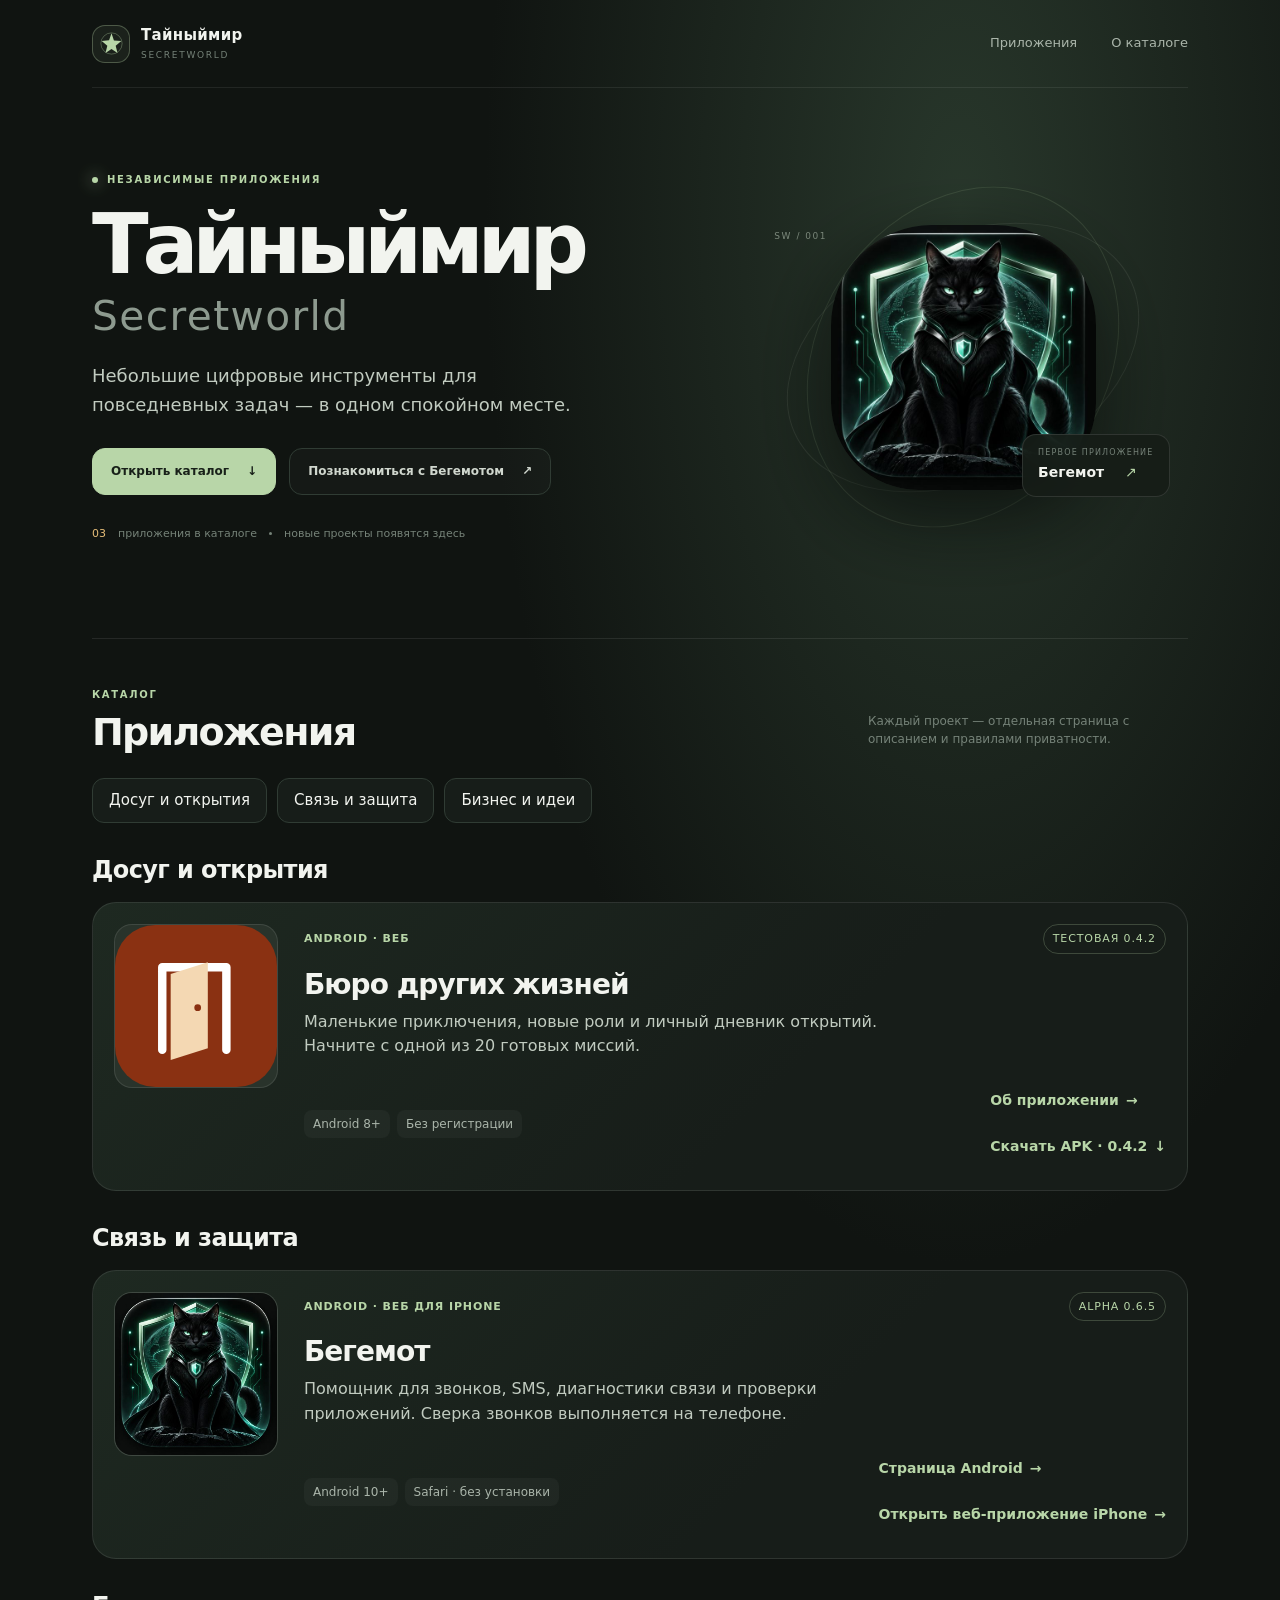
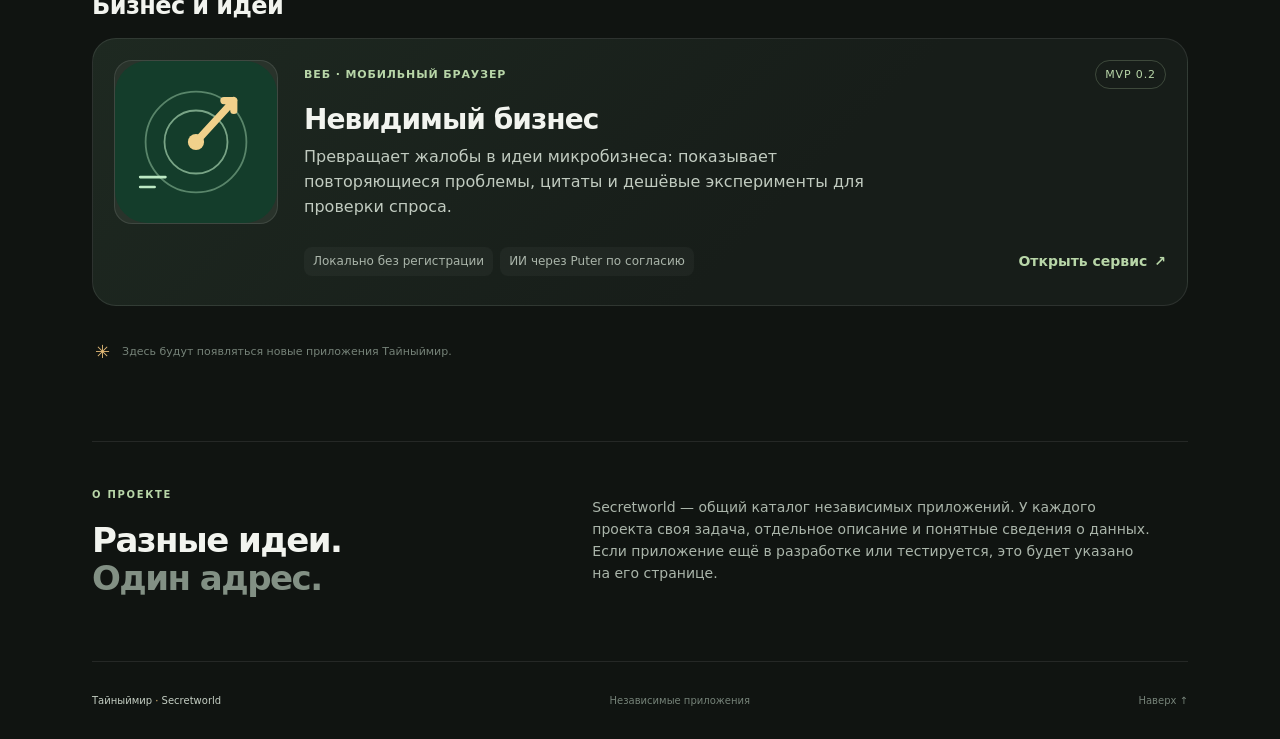
<file: index.html>
<!doctype html>
<html lang="ru">
<head>
  <meta charset="utf-8">
  <meta name="viewport" content="width=device-width, initial-scale=1">
  <meta name="theme-color" content="#101411">
  <meta name="description" content="Тайныймир · Secretworld — независимый каталог приложений. Бегемот для связи и защиты, Бюро других жизней для открытий и Невидимый бизнес для исследования возможностей.">
  <link rel="icon" type="image/svg+xml" href="favicon.svg" sizes="any">
  <title>Тайныймир · Secretworld — приложения</title>
  <link rel="stylesheet" href="style.css?v=20261006">
</head>
<body>
  <div id="top" class="site-shell">
    <header class="site-header">
      <a class="brand" href="./" aria-label="Тайныймир — на главную">
        <span class="brand-mark" aria-hidden="true"><svg viewBox="0 0 40 40"><path d="M20 3.5 23.9 15l11.8 1-9 7.6 2.9 11.5L20 28.7 10.4 35l2.9-11.5-9-7.6 11.8-1L20 3.5Z"/><circle cx="20" cy="20" r="17"/></svg></span>
        <span><strong>Тайныймир</strong><small>SECRETWORLD</small></span>
      </a>
      <nav class="site-nav" aria-label="Главная навигация">
        <a href="#apps">Приложения</a>
        <a href="#about">О каталоге</a>
      </nav>
    </header>

    <main class="catalog-page">
      <section class="hero-grid">
        <div class="hero-copy">
          <p class="eyebrow"><span class="eyebrow-dot"></span> Независимые приложения</p>
          <h1>Тайныймир<span>Secretworld</span></h1>
          <p class="hero-lead">Небольшие цифровые инструменты для повседневных задач — в одном спокойном месте.</p>
          <div class="hero-actions">
            <a class="button button-primary" href="#apps">Открыть каталог <span aria-hidden="true">↓</span></a>
            <a class="button button-quiet" href="apps/begemot/">Познакомиться с Бегемотом <span aria-hidden="true">↗</span></a>
          </div>
          <p class="hero-note"><span>03</span> приложения в каталоге <i aria-hidden="true"></i> новые проекты появятся здесь</p>
        </div>
        <a class="hero-art" href="apps/begemot/" aria-label="Открыть страницу Бегемота">
          <div class="art-orbit orbit-one"></div><div class="art-orbit orbit-two"></div>
          <img src="apps/begemot/brand.jpg" alt="Иллюстрация Бегемота">
          <span class="art-label"><small>ПЕРВОЕ ПРИЛОЖЕНИЕ</small><strong>Бегемот <b>↗</b></strong></span>
          <span class="art-index">SW / 001</span>
        </a>
      </section>

      <section id="apps" class="catalog-section">
        <div class="section-heading">
          <div><p class="eyebrow">КАТАЛОГ</p><h2>Приложения</h2></div>
          <p>Каждый проект — отдельная страница с описанием и правилами приватности.</p>
        </div>
        <nav class="catalog-categories" aria-label="Категории приложений">
          <a href="#leisure">Досуг и открытия</a>
          <a href="#connection">Связь и защита</a>
          <a href="#business">Бизнес и идеи</a>
        </nav>

        <section id="leisure" class="catalog-group" aria-labelledby="leisure-title">
          <h3 id="leisure-title">Досуг и открытия</h3>
          <article class="app-card">
            <a class="app-icon" href="apps/bureau-other-lives/" aria-label="Страница приложения Бюро других жизней"><img src="apps/bureau-other-lives/icon.svg" alt=""></a>
            <div class="app-card-copy">
              <div class="app-card-top"><span class="app-category">ANDROID · ВЕБ</span><span class="status-pill">ТЕСТОВАЯ 0.4.2</span></div>
              <h4><a href="apps/bureau-other-lives/">Бюро других жизней</a></h4>
              <p>Маленькие приключения, новые роли и личный дневник открытий. Начните с одной из 20 готовых миссий.</p>
              <div class="app-card-bottom">
                <div class="tag-list"><span>Android 8+</span><span>Без регистрации</span></div>
                <div class="catalog-app-links">
                  <a class="text-link" href="apps/bureau-other-lives/">Об приложении <span aria-hidden="true">→</span></a>
                  <a class="text-link" href="https://github.com/Tamagochigit/bureau-other-lives/raw/refs/heads/main/downloads/bureau-0.4.2.apk">Скачать APK · 0.4.2 <span aria-hidden="true">↓</span></a>
                </div>
              </div>
            </div>
          </article>
        </section>

        <section id="connection" class="catalog-group" aria-labelledby="connection-title">
          <h3 id="connection-title">Связь и защита</h3>
          <article class="app-card">
            <a class="app-icon" href="apps/begemot/" aria-label="Страница приложения Бегемот"><img src="apps/begemot/brand.jpg" alt=""></a>
            <div class="app-card-copy">
              <div class="app-card-top"><span class="app-category">ANDROID · ВЕБ ДЛЯ IPHONE</span><span class="status-pill">ALPHA 0.6.5</span></div>
              <h4><a href="apps/begemot/">Бегемот</a></h4>
              <p>Помощник для звонков, SMS, диагностики связи и проверки приложений. Сверка звонков выполняется на телефоне.</p>
              <div class="app-card-bottom"><div class="tag-list"><span>Android 10+</span><span>Safari · без установки</span></div><div class="catalog-app-links"><a class="text-link" href="apps/begemot/">Страница Android <span aria-hidden="true">→</span></a><a class="text-link" href="apps/begemot/iphone/">Открыть веб-приложение iPhone <span aria-hidden="true">→</span></a></div></div>
            </div>
          </article>
        </section>

        <section id="business" class="catalog-group" aria-labelledby="business-title">
          <h3 id="business-title">Бизнес и идеи</h3>
          <article class="app-card">
            <a class="app-icon" href="apps/invisible-business/" aria-label="Открыть Невидимый бизнес"><img src="apps/invisible-business/icon.svg" alt=""></a>
            <div class="app-card-copy">
              <div class="app-card-top"><span class="app-category">ВЕБ · МОБИЛЬНЫЙ БРАУЗЕР</span><span class="status-pill">MVP 0.2</span></div>
              <h4><a href="apps/invisible-business/">Невидимый бизнес</a></h4>
              <p>Превращает жалобы в идеи микробизнеса: показывает повторяющиеся проблемы, цитаты и дешёвые эксперименты для проверки спроса.</p>
              <div class="app-card-bottom">
                <div class="tag-list"><span>Локально без регистрации</span><span>ИИ через Puter по согласию</span></div>
                <div class="catalog-app-links"><a class="text-link" href="apps/invisible-business/">Открыть сервис <span aria-hidden="true">↗</span></a></div>
              </div>
            </div>
          </article>
        </section>
        <div class="catalog-foot"><span class="catalog-mark" aria-hidden="true">✳</span><p>Здесь будут появляться новые приложения Тайныймир.</p></div>
      </section>

      <section id="about" class="about-section">
        <div><p class="eyebrow">О ПРОЕКТЕ</p><h2>Разные идеи.<br><span>Один адрес.</span></h2></div>
        <p>Secretworld — общий каталог независимых приложений. У каждого проекта своя задача, отдельное описание и понятные сведения о данных. Если приложение ещё в разработке или тестируется, это будет указано на его странице.</p>
      </section>
    </main>

    <footer class="site-footer"><a class="footer-brand" href="./">Тайныймир <span>·</span> Secretworld</a><span>Независимые приложения</span><a href="#top">Наверх ↑</a></footer>
  </div>
</body>
</html>
</file>
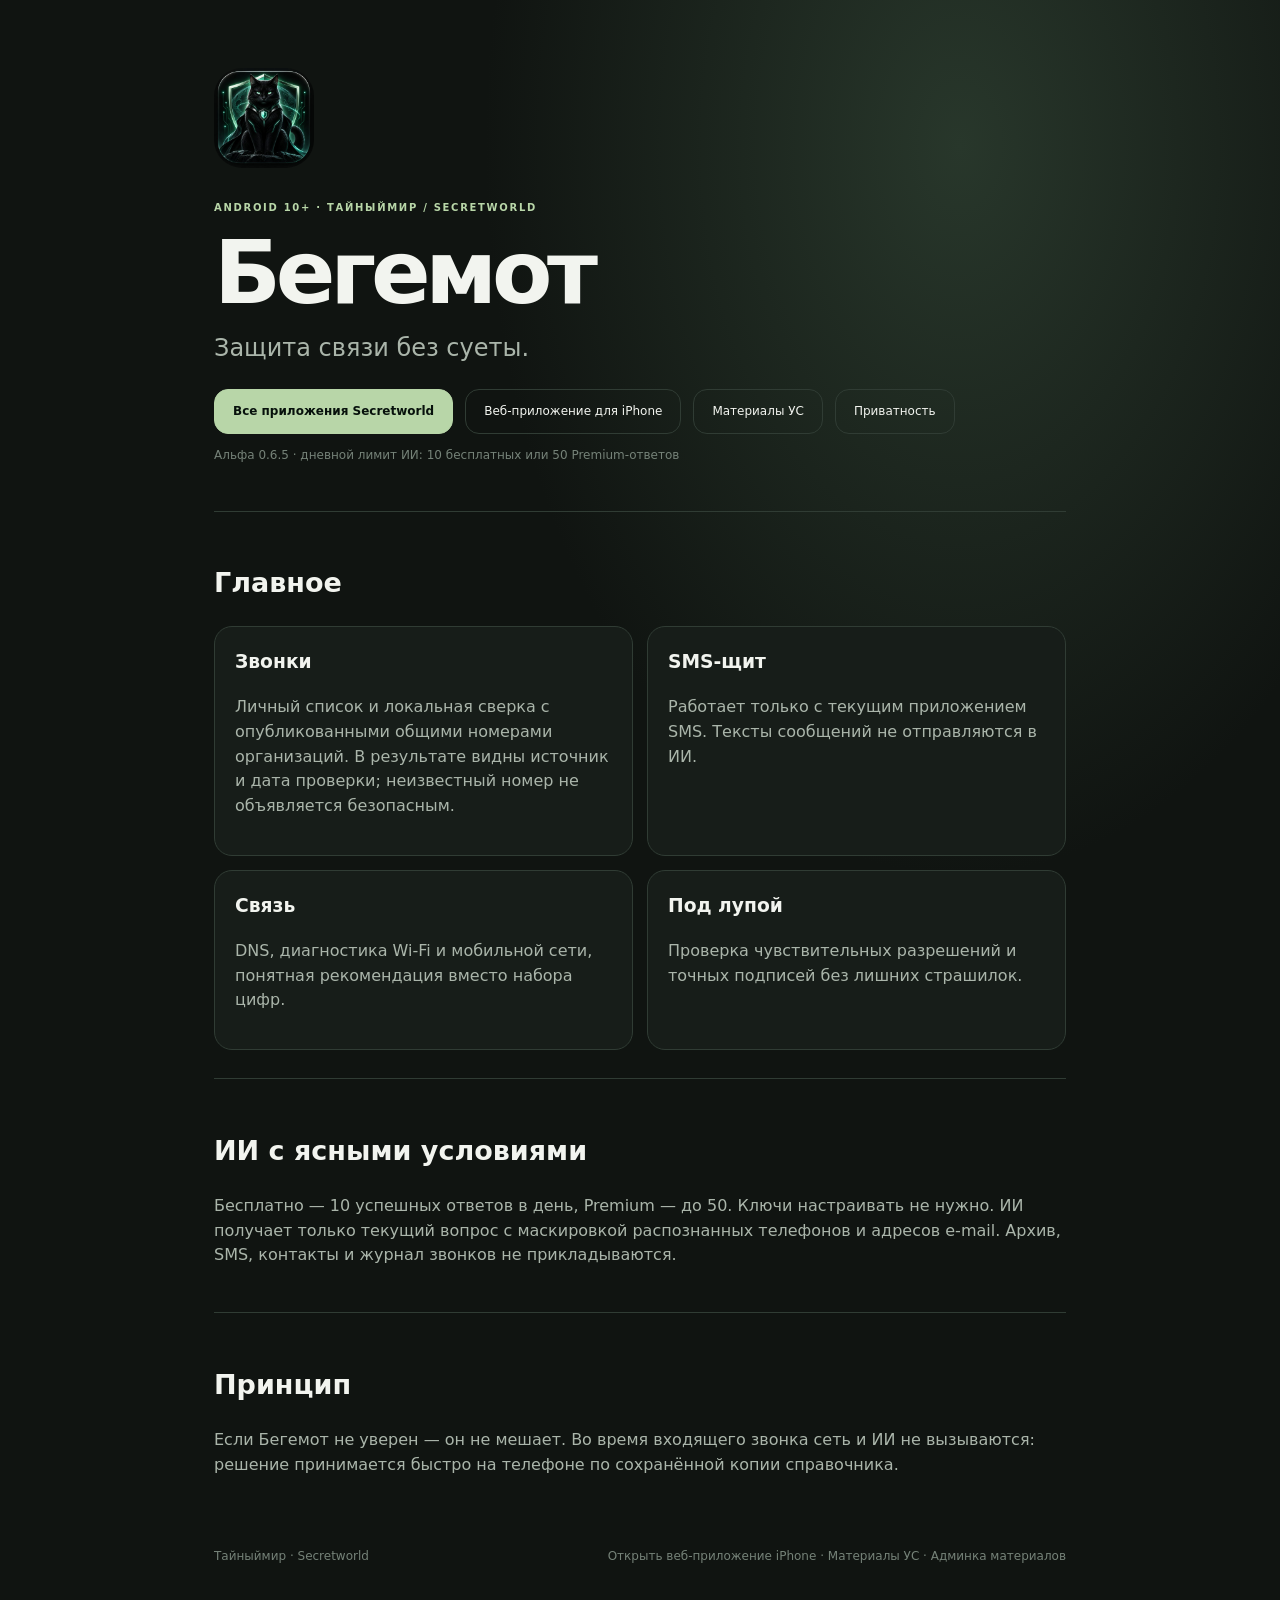
<file: apps/begemot/index.html>
<!doctype html>
<html lang="ru">
<head>
<meta charset="utf-8"><meta name="viewport" content="width=device-width,initial-scale=1">
<meta name="theme-color" content="#0b1712">
<title>Бегемот — Тайныймир · Secretworld</title>
<meta name="description" content="Бегемот для Android: защита связи, проверка сообщений и приложения на телефоне.">
<link rel="icon" type="image/svg+xml" href="../../favicon.svg" sizes="any">
<link rel="stylesheet" href="../../style.css">
</head>
<body>
<main>
<header class="hero">
<img src="brand.jpg" alt="Бегемот" width="112" height="112">
<p class="eyebrow">ANDROID 10+ · ТАЙНЫЙМИР / SECRETWORLD</p>
<h1>Бегемот</h1>
<p class="lead">Защита связи без суеты.</p>
<div class="actions"><a class="primary" href="../../">Все приложения Secretworld</a><a href="iphone/">Веб-приложение для iPhone</a><a href="us/">Материалы УС</a><a href="privacy.html">Приватность</a></div>
<p class="meta">Альфа 0.6.5 · дневной лимит ИИ: 10 бесплатных или 50 Premium-ответов</p>
</header>
<section id="inside"><h2>Главное</h2>
<div class="grid">
<article><h3>Звонки</h3><p>Личный список и локальная сверка с опубликованными общими номерами организаций. В результате видны источник и дата проверки; неизвестный номер не объявляется безопасным.</p></article>
<article><h3>SMS-щит</h3><p>Работает только с текущим приложением SMS. Тексты сообщений не отправляются в ИИ.</p></article>
<article><h3>Связь</h3><p>DNS, диагностика Wi-Fi и мобильной сети, понятная рекомендация вместо набора цифр.</p></article>
<article><h3>Под лупой</h3><p>Проверка чувствительных разрешений и точных подписей без лишних страшилок.</p></article>
</div></section>
<section><h2>ИИ с ясными условиями</h2><p>Бесплатно — 10 успешных ответов в день, Premium — до 50. Ключи настраивать не нужно. ИИ получает только текущий вопрос с маскировкой распознанных телефонов и адресов e-mail. Архив, SMS, контакты и журнал звонков не прикладываются.</p></section>
<section><h2>Принцип</h2><p>Если Бегемот не уверен — он не мешает. Во время входящего звонка сеть и ИИ не вызываются: решение принимается быстро на телефоне по сохранённой копии справочника.</p></section>
<footer><a href="../../">Тайныймир · Secretworld</a><span><a href="iphone/">Открыть веб-приложение iPhone</a> · <a href="us/">Материалы УС</a> · <a href="admin/">Админка материалов</a></span></footer>
</main>
</body></html>
</file>
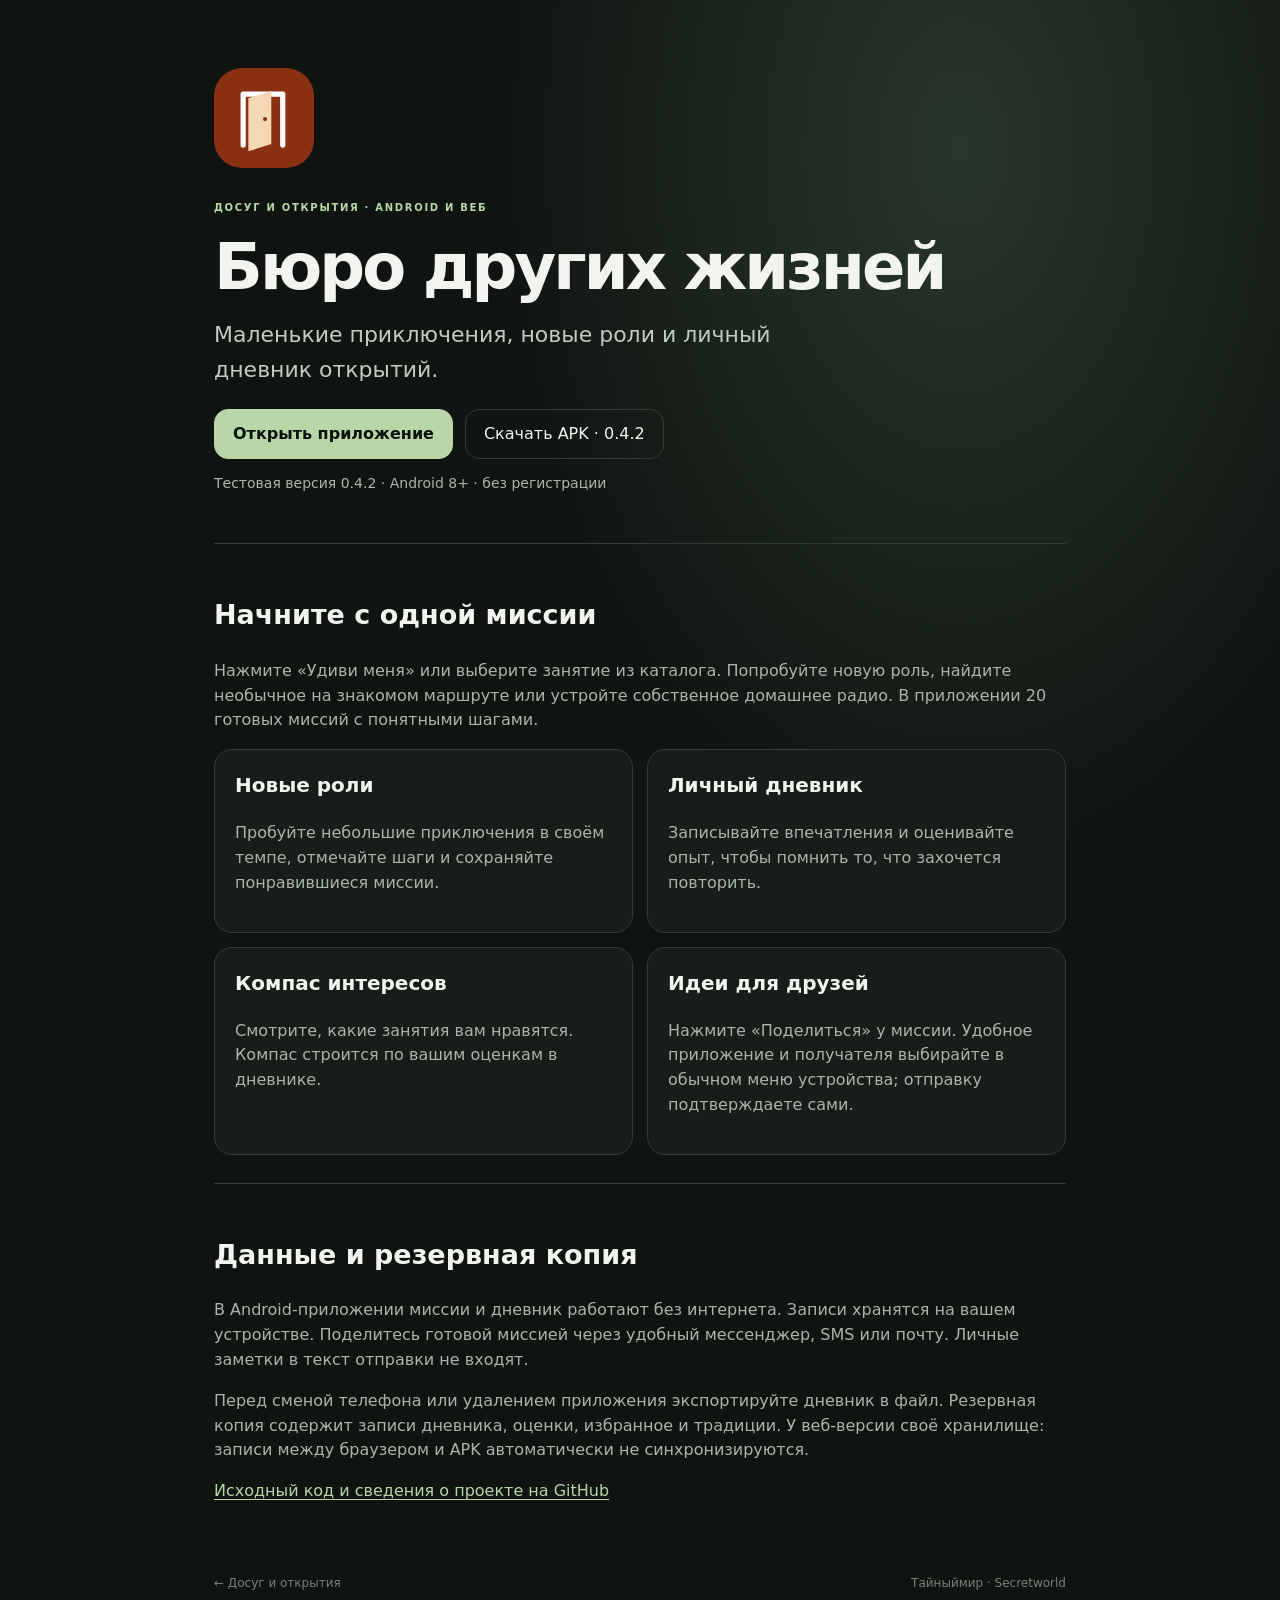
<file: apps/bureau-other-lives/index.html>
<!doctype html>
<html lang="ru">
<head>
  <meta charset="utf-8">
  <meta name="viewport" content="width=device-width, initial-scale=1">
  <meta name="theme-color" content="#101411">
  <meta name="description" content="Бюро других жизней — маленькие приключения, новые роли и личный дневник открытий. 20 готовых миссий для Android и браузера.">
  <link rel="icon" type="image/svg+xml" href="../../favicon.svg" sizes="any">
  <link rel="stylesheet" href="../../style.css?v=20261006">
  <title>Бюро других жизней — Тайныймир · Secretworld</title>
</head>
<body>
  <main class="bureau-page">
    <header class="hero">
      <img src="icon.svg" alt="Иконка Бюро других жизней" width="100" height="100">
      <p class="eyebrow">Досуг и открытия · Android и веб</p>
      <h1>Бюро других жизней</h1>
      <p class="lead">Маленькие приключения, новые роли и личный дневник открытий.</p>
      <div class="actions">
        <a class="primary" href="https://tamagochigit.github.io/bureau-other-lives/#home">Открыть приложение</a>
        <a href="https://github.com/Tamagochigit/bureau-other-lives/raw/refs/heads/main/downloads/bureau-0.4.2.apk">Скачать APK · 0.4.2</a>
      </div>
      <p class="meta">Тестовая версия 0.4.2 · Android 8+ · без регистрации</p>
    </header>

    <section aria-labelledby="missions-title">
      <h2 id="missions-title">Начните с одной миссии</h2>
      <p>Нажмите «Удиви меня» или выберите занятие из каталога. Попробуйте новую роль, найдите необычное на знакомом маршруте или устройте собственное домашнее радио. В приложении 20 готовых миссий с понятными шагами.</p>
      <div class="grid">
        <article><h3>Новые роли</h3><p>Пробуйте небольшие приключения в своём темпе, отмечайте шаги и сохраняйте понравившиеся миссии.</p></article>
        <article><h3>Личный дневник</h3><p>Записывайте впечатления и оценивайте опыт, чтобы помнить то, что захочется повторить.</p></article>
        <article><h3>Компас интересов</h3><p>Смотрите, какие занятия вам нравятся. Компас строится по вашим оценкам в дневнике.</p></article>
        <article><h3>Идеи для друзей</h3><p>Нажмите «Поделиться» у миссии. Удобное приложение и получателя выбирайте в обычном меню устройства; отправку подтверждаете сами.</p></article>
      </div>
    </section>

    <section id="data" aria-labelledby="data-title">
      <h2 id="data-title">Данные и резервная копия</h2>
      <p>В Android-приложении миссии и дневник работают без интернета. Записи хранятся на вашем устройстве. Поделитесь готовой миссией через удобный мессенджер, SMS или почту. Личные заметки в текст отправки не входят.</p>
      <p>Перед сменой телефона или удалением приложения экспортируйте дневник в файл. Резервная копия содержит записи дневника, оценки, избранное и традиции. У веб-версии своё хранилище: записи между браузером и APK автоматически не синхронизируются.</p>
      <p><a href="https://github.com/Tamagochigit/bureau-other-lives">Исходный код и сведения о проекте на GitHub</a></p>
    </section>

    <footer>
      <a href="../../#leisure">← Досуг и открытия</a>
      <span>Тайныймир · Secretworld</span>
    </footer>
  </main>
</body>
</html>
</file>
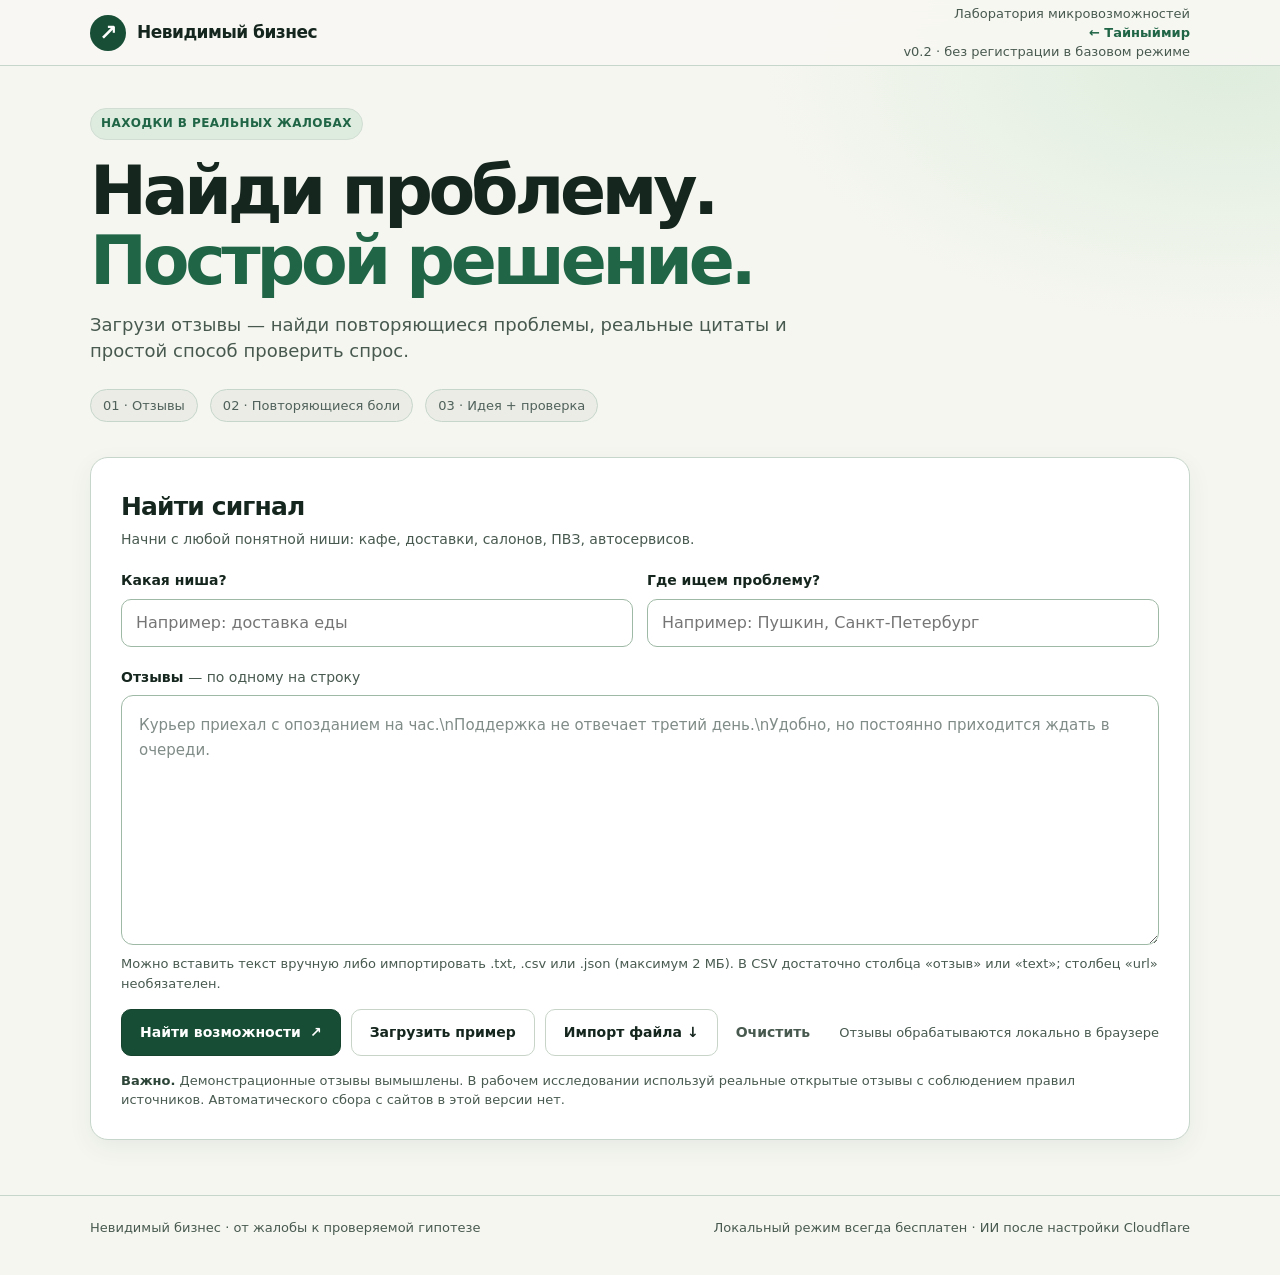
<file: apps/invisible-business/index.html>
<!doctype html>
<html lang="ru">
<head>
<meta charset="utf-8">
<meta name="viewport" content="width=device-width,initial-scale=1">
<meta name="theme-color" content="#f8f7f3">
<meta name="description" content="Бесплатный сервис поиска микробизнес-идей в отзывах."><link rel="icon" href="../../favicon.svg" type="image/svg+xml"><title>Невидимый бизнес — лаборатория возможностей</title>
<style>
:root { --paper:#f8f7f3; --surface:#fffefa; --ink:#182321; --muted:#52615c; --border:#d8ded6; --mint:#dfefe3; --dark:#123a30; --accent:#245c48; --highlight:#edf2e7; --yellow:#e9b75f; --red:#9c3b30; color-scheme: light; }
*{box-sizing:border-box}html{scroll-behavior:smooth}body{margin:0;background:var(--paper);font-family:Inter,system-ui,-apple-system,"Segoe UI",Arial,sans-serif;color:var(--ink);font-size:16px;line-height:1.48}button,input,textarea{font:inherit}button{cursor:pointer}button:disabled{cursor:not-allowed;opacity:.55}.container{width:min(1100px,calc(100% - 36px));margin:auto}.topbar{border-bottom:1px solid var(--border);background:rgba(248,247,243,.95)}.topbar .container{display:flex;align-items:center;justify-content:space-between;min-height:70px;gap:18px}.brand{font-size:17px;font-weight:800;letter-spacing:-.03em;display:flex;align-items:center;gap:11px}.brandmark{display:grid;place-items:center;width:36px;height:36px;background:var(--dark);color:white;border-radius:10px;font-size:22px;line-height:1}.topright{font-size:13px;color:var(--muted);text-align:right}.eyebrow{display:inline-block;padding:6px 10px;border:1px solid #d1ddd2;border-radius:100px;color:var(--accent);background:var(--mint);font-size:12px;font-weight:750;letter-spacing:.035em;text-transform:uppercase}.hero{padding:55px 0 32px}.hero h1{font-weight:820;max-width:900px;margin:16px 0 16px;font-size:clamp(40px,6.7vw,72px);line-height:1.03;letter-spacing:-.062em}.hero h1 em{font-style:normal;color:var(--accent)}.hero p{max-width:700px;color:var(--muted);font-size:clamp(17px,2vw,20px);margin:0}.stepbar{display:flex;flex-wrap:wrap;gap:12px;margin-top:24px;color:#50615b;font-size:13px}.stepbar span{padding:6px 12px;background:#eaece5;border:1px solid var(--border);border-radius:100px}.panel{background:var(--surface);border:1px solid var(--border);box-shadow:0 8px 24px rgba(20,46,36,.025);border-radius:18px;padding:clamp(18px,3vw,30px)}.panel + .panel{margin-top:18px}.workspace{margin:8px 0 55px}.sectiontitle{margin:0;font-size:25px;font-weight:780;letter-spacing:-.035em}.sub{color:var(--muted);font-size:14px;margin:4px 0 19px}.two{display:grid;grid-template-columns:1fr 1fr;gap:14px;margin:20px 0}.field label{display:block;margin-bottom:8px;font-size:14px;font-weight:750}.field input{width:100%;border:1px solid var(--border);border-radius:10px;min-height:48px;padding:11px 14px;background:#fff;color:var(--ink)}.field input:focus,.reviews:focus{outline:3px solid #c9dfce;outline-offset:1px;border-color:#759c7a}.reviews{width:100%;display:block;min-height:250px;resize:vertical;border:1px solid #b8c5b8;border-radius:12px;padding:17px;background:#fff;color:var(--ink);line-height:1.65;font-size:15px}.reviews::placeholder{color:#808c87}.caption{font-size:13px;color:var(--muted);margin-top:9px}.toolbar{display:flex;align-items:center;flex-wrap:wrap;gap:10px;margin:16px 0 0}.button{display:inline-flex;gap:9px;align-items:center;justify-content:center;padding:12px 18px;border:1px solid #c7d4c7;background:#fff;border-radius:10px;color:var(--ink);font-size:14px;font-weight:760;min-height:46px;transition:transform .1s,background .1s}.button:hover{background:#f2f5ed}.button:active{transform:translateY(1px)}.button.primary{background:var(--dark);color:white;border-color:var(--dark)}.button.primary:hover{background:#255444}.button.ghost{background:transparent;border:none;color:var(--muted);padding:8px}.file{display:none}.helper{font-size:13px;color:var(--muted);margin-left:auto}.error{margin-top:13px;padding:12px 14px;background:#fff1ed;border:1px solid #eac0b5;color:#832f26;border-radius:10px;font-size:14px}.hidden{display:none!important}.results{margin-top:28px}.resulthead{display:flex;align-items:flex-start;justify-content:space-between;gap:15px;flex-wrap:wrap;margin-bottom:17px}.resulthead h2{margin:0;font-size:32px;letter-spacing:-.04em}.resulthead p{margin:6px 0 0;font-size:14px;color:var(--muted)}.statgrid{display:grid;grid-template-columns:repeat(3,minmax(0,1fr));gap:12px;margin:0 0 18px}.stat{background:#e9ede6;border-radius:13px;padding:18px}.stat b{display:block;font-size:36px;letter-spacing:-.06em;line-height:1.1}.stat span{display:block;color:#52615c;font-size:12px;margin-top:5px}.resultlayout{display:grid;grid-template-columns:.94fr 1.5fr;gap:18px;align-items:start}.sticky{position:sticky;top:20px}.barrow{display:grid;grid-template-columns:1fr auto;gap:4px 8px;margin-bottom:20px;font-size:14px}.barrow:last-child{margin-bottom:0}.barrow b{font-weight:750}.barrow span{color:var(--muted);font-variant-numeric:tabular-nums}.barbg{grid-column:1/-1;height:8px;border-radius:100px;background:#e1e9df;overflow:hidden}.bar{height:100%;border-radius:100px;background:var(--accent)}.legend{margin:16px 0 0;color:var(--muted);font-size:12px}.idea{border:1px solid var(--border);background:var(--surface);border-radius:14px;padding:22px;margin-bottom:14px}.idea:last-child{margin-bottom:0}.idea-top{display:flex;align-items:center;gap:9px;flex-wrap:wrap}.pill{display:inline-block;padding:4px 9px;border:1px solid #c6d5c9;border-radius:100px;color:var(--accent);background:#e8f1e7;font-size:12px;font-weight:750}.pill.faint{background:#f0f1eb;border-color:#dadfd5;color:#54675c}.idea h3{font-size:22px;line-height:1.2;letter-spacing:-.035em;margin:14px 0 10px}.idea .desc{margin:0 0 12px;color:#40554c}.kv{display:grid;grid-template-columns:88px 1fr;gap:8px 12px;padding:8px 0;font-size:14px}.kv dt{font-weight:750;color:var(--muted)}.kv dd{margin:0}.evidence{margin-top:14px;border-top:1px solid var(--border);padding-top:12px}.evidence summary{cursor:pointer;font-weight:750;color:var(--accent);font-size:14px;user-select:none}.quotes{margin:11px 0 0;padding:0;list-style:none}.quotes li{margin:9px 0;padding:10px 12px;border-left:3px solid #b4cdb7;background:#f2f5ed;font-size:14px;color:#42564d;overflow-wrap:anywhere}.quotes a{color:var(--accent);display:inline-block;margin-top:5px}.note{background:#f0f2e9;border-left:3px solid #a6b998;border-radius:0 10px 10px 0;padding:12px 14px;margin:18px 0;color:#42564d;font-size:14px}.empty{padding:30px 20px;text-align:center;color:var(--muted)}.empty h3{color:var(--ink);margin:0 0 9px}.footer{border-top:1px solid var(--border);padding:22px 0 38px;color:var(--muted);font-size:13px}.smallcaps{font-size:11px;text-transform:uppercase;letter-spacing:.06em;font-weight:780;color:var(--accent)}.footflex{display:flex;justify-content:space-between;gap:18px;flex-wrap:wrap}.instructions{color:var(--muted);margin-top:15px;font-size:13px}.instructions strong{color:#2d4538}.sr-only{position:absolute!important;width:1px;height:1px;padding:0;margin:-1px;overflow:hidden;clip:rect(0,0,0,0);white-space:nowrap;border:0}@media(max-width:800px){.resultlayout{grid-template-columns:1fr}.sticky{position:static}.two{grid-template-columns:1fr}.hero{padding-top:38px}.hero h1{font-size:clamp(39px,9vw,62px)}.stat b{font-size:28px}.stat{padding:13px}.helper{margin-left:0;flex-basis:100%}}@media(max-width:480px){.statgrid{gap:8px}.stat span{font-size:11px}.stat b{font-size:25px}.panel{border-radius:13px}.idea{padding:17px}.topright{font-size:11px}.brand{font-size:15px}.hero h1{font-size:42px}.kv{grid-template-columns:78px 1fr}.button{font-size:13px;padding:11px 13px}}

/* v0.2 — лаборатория возможностей */
:root{--paper:#f5f6f0;--surface:#fff;--ink:#15261e;--muted:#485a50;--border:#c6d6ca;--mint:#deece0;--dark:#15432e;--accent:#206646}
body{background:radial-gradient(ellipse 620px 350px at 96% 5%,#deeddd,transparent 75%),var(--paper);-webkit-font-smoothing:antialiased}
.topbar{position:sticky;top:0;z-index:9;backdrop-filter:blur(12px)}.topbar .container{min-height:65px}.brandmark{border-radius:50%;background:#174e35}.topright a{color:#206646;font-weight:700;text-decoration:none}
.hero{padding:42px 0 27px}.hero h1{font-size:clamp(41px,6.1vw,68px);max-width:780px}.hero p{max-width:720px;font-size:18px}
.panel,.idea{box-shadow:0 8px 25px #163d2910}.field input,.reviews{border-color:#9eb9a5}
.field input:focus-visible,.reviews:focus-visible,button:focus-visible{outline:3px solid #9cccac;outline-offset:2px}
.button{font-size:14px}.button.primary{background:#164d34}.button.primary:hover{background:#236d4b}.stat{border:1px solid #d7e5d9;background:#ecf3eb}.results{scroll-margin-top:80px}
.ai-panel{border:1px solid #a4c6ab;background:linear-gradient(120deg,#f2faf1,#e8f3ea);border-radius:18px;padding:24px;margin:19px 0 22px}
.ai-head{display:flex;justify-content:space-between;gap:16px;align-items:flex-start}.ai-head h3{font-size:25px;letter-spacing:-.035em;margin:4px 0 7px}.ai-head p{font-size:14px;color:#435b4b;max-width:680px;margin:0}
.ai-model{border-radius:20px;padding:6px 10px;background:#cee6d4;color:#25543c;font-size:12px;white-space:nowrap;font-weight:700}
.ai-consent{display:flex;align-items:flex-start;gap:9px;margin:17px 0 10px;font-size:13px;color:#274637;cursor:pointer}.ai-consent input{width:18px;height:18px;flex-shrink:0;accent-color:#1b633e}
.ai-help{max-width:760px;margin:12px 0 0;font-size:12px;line-height:1.55;color:#536759}.ai-message{min-height:16px;margin-top:10px;color:#28563a;font-size:13px}.ai-message.fail{color:#9b3930}
.ai-out{border-top:1px solid #c1d7c8;margin-top:18px;padding-top:18px}.ai-out h4{margin:0 0 9px;font-size:23px}.ai-summary{font-size:15px;max-width:840px}
.ai-grid{display:grid;grid-template-columns:repeat(2,minmax(0,1fr));gap:12px}.ai-card{border:1px solid #c9d9cc;background:#fff;padding:18px;border-radius:14px;min-width:0}
.ai-card h5{margin:7px 0 10px;font-size:20px;line-height:1.2}.ai-card p{margin:7px 0;font-size:14px;line-height:1.55;color:#385144}.ai-card strong{color:#173c2a}.ai-card ul{padding-left:18px;font-size:13px}.ai-card li{margin:8px 0;color:#405749;overflow-wrap:anywhere}
.ai-note{font-size:12px;color:#57695c;margin:15px 0 0;line-height:1.6}.footer a{color:var(--accent);text-decoration:none}
@media(max-width:800px){.ai-grid{grid-template-columns:1fr}.ai-head{flex-direction:column;gap:9px}}@media(max-width:520px){.ai-panel{padding:16px}.ai-head h3{font-size:22px}.hero{padding-top:31px}.hero p{font-size:16px}.button{font-size:14px}}

.ai-field{margin-top:18px}.ai-field input{width:100%;max-width:700px;background:#fff;border:1px solid #aac2b0;padding:11px 13px;border-radius:11px;font-size:14px;color:#173a2b}.ai-help a{color:#176043;text-decoration:underline}.ai-model{background:#d5e6d8}
</style>
</head>
<body>
<header class="topbar"><div class="container"><div class="brand"><span class="brandmark" aria-hidden="true">↗</span> Невидимый бизнес</div><div class="topright">Лаборатория микровозможностей<br><a href="../../">← Тайныймир</a><br>v0.2 · без регистрации в базовом режиме</div></div></header>
<main class="container">
<section class="hero"><span class="eyebrow">Находки в реальных жалобах</span><h1>Найди проблему.<br><em>Построй решение.</em></h1><p>Загрузи отзывы — найди повторяющиеся проблемы, реальные цитаты и простой способ проверить спрос.</p><div class="stepbar"><span>01 · Отзывы</span><span>02 · Повторяющиеся боли</span><span>03 · Идея + проверка</span></div></section>
<section class="workspace">
<div class="panel"><h2 class="sectiontitle">Найти сигнал</h2><p class="sub">Начни с любой понятной ниши: кафе, доставки, салонов, ПВЗ, автосервисов.</p>
<div class="two"><div class="field"><label for="niche">Какая ниша?</label><input id="niche" placeholder="Например: доставка еды" maxlength="120" autocomplete="off"></div><div class="field"><label for="area">Где ищем проблему?</label><input id="area" placeholder="Например: Пушкин, Санкт-Петербург" maxlength="120" autocomplete="off"></div></div>
<div class="field"><label for="reviews">Отзывы <span style="color:var(--muted);font-weight:400">— по одному на строку</span></label><textarea class="reviews" id="reviews" placeholder="Курьер приехал с опозданием на час.\nПоддержка не отвечает третий день.\nУдобно, но постоянно приходится ждать в очереди." spellcheck="true"></textarea></div>
<div class="caption" id="importNote">Можно вставить текст вручную либо импортировать .txt, .csv или .json (максимум 2 МБ). В CSV достаточно столбца «отзыв» или «text»; столбец «url» необязателен.</div>
<div class="toolbar"><button class="button primary" id="analyze">Найти возможности <span aria-hidden="true">↗</span></button><button class="button" id="sample">Загрузить пример</button><button class="button" id="chooseFile">Импорт файла ↓</button><input class="file" type="file" id="file" accept=".txt,.csv,.json,text/plain,text/csv,application/json"><button class="button ghost" id="clear">Очистить</button><span class="helper">Отзывы обрабатываются локально в браузере</span></div>
<div role="alert" id="error" class="error hidden"></div>
<div class="instructions"><strong>Важно.</strong> Демонстрационные отзывы вымышлены. В рабочем исследовании используй реальные открытые отзывы с соблюдением правил источников. Автоматического сбора с сайтов в этой версии нет.</div>
</div>
<section id="results" class="results hidden" aria-live="polite">
<div class="resulthead"><div><span class="smallcaps">Результат исследования</span><h2 id="resultTitle">Карта неудобств</h2><p id="resultDesc"></p></div><div class="toolbar" style="margin:0"><button class="button" id="copy">Копировать вывод</button><button class="button" id="export">Отчёт .md ↓</button></div></div>
<div class="statgrid"><div class="stat"><b id="countReviews">0</b><span>отзывов изучено</span></div><div class="stat"><b id="countPain">0</b><span>сигналов о неудобствах</span></div><div class="stat"><b id="countGroups">0</b><span>типов проблем найдено</span></div></div>
<div id="notice" class="note"></div>

<div class="ai-panel" id="aiPanel">
<div class="ai-head"><div><span class="smallcaps">ИИ-помощник · Cloudflare AI</span><h3>Найти смысл за жалобами</h3><p>Три бизнес-гипотезы с подтверждающими отзывами и планом проверки. ИИ уже подключён к отдельному защищённому серверу.</p></div><span class="ai-model">GLM-4.7-Flash</span></div>
<p class="ai-help"><strong>ИИ подключён:</strong> Cloudflare Workers AI. Работает без входа и API-ключей для посетителей, в пределах бесплатной квоты аккаунта. Адрес сервера задан автоматически.</p>
<label class="ai-consent"><input id="aiConsent" type="checkbox"> <span>Разрешаю отправить до 25 выбранных текстов отзывов на указанный ИИ-сервер. Я удалил из них персональные данные.</span></label>
<button class="button primary" id="aiRun" type="button">Углубить с ИИ ↗</button>
<p class="ai-help">Cloudflare Workers AI использует бесплатный дневной лимит. Если квота закончится, локальный анализ по-прежнему работает без облака и регистрации.</p>
<div class="ai-message" id="aiMessage" role="status" aria-live="polite"></div>
<div class="ai-out hidden" id="aiOutput"></div>
</div>
<div class="resultlayout"><div class="panel sticky"><h3 class="sectiontitle" style="font-size:21px;margin-bottom:18px">Что повторяется</h3><div id="bars"></div><div class="legend">Проценты — доля отзывов с найденным упоминанием каждой проблемы. Это не вероятность успеха бизнеса. Один отзыв может содержать несколько проблем.</div></div><div id="ideas"></div></div>
</section>
</section>
</main>
<footer class="footer"><div class="container footflex"><span>Невидимый бизнес · от жалобы к проверяемой гипотезе</span><span>Локальный режим всегда бесплатен · ИИ после настройки Cloudflare</span></div></footer>
<script>
(()=>{'use strict';
const $=id=>document.getElementById(id);

let aiResult=null;
function aiStatus(s,err){$('aiMessage').textContent=s;$('aiMessage').classList.toggle('fail',!!err);}
function aiClear(){aiResult=null;$('aiOutput').replaceChildren();$('aiOutput').classList.add('hidden');aiStatus('',false);}
function aiCollect(){
 const bag=[];const seen=new Set();const add=r=>{if(!r||seen.has(r))return;seen.add(r);bag.push(r)};
 report.categories.slice(0,6).forEach(c=>c.reviews.slice(0,6).forEach(add));report.data.forEach(add);
 return bag.slice(0,25).map((r,i)=>({id:i+1,text:r.text.slice(0,330),url:r.url||''}));
}
function aiStr(value,max=450){return typeof value==='string'?value.slice(0,max):'';}
function aiParse(response){
 let raw=typeof response==='string'?response:response&&response.message&&response.message.content;
 if(Array.isArray(raw))raw=raw.map(x=>x.text||'').join('\n');
 if(typeof raw!=='string'||!raw.trim())throw Error('ИИ вернул пустой ответ');
 const a=raw.indexOf('{'),b=raw.lastIndexOf('}');
 if(a<0||b<=a)throw Error('Не удалось прочитать структуру ответа ИИ');
 const value=JSON.parse(raw.slice(a,b+1));
 if(!value||!Array.isArray(value.ideas)||!value.ideas.length)throw Error('ИИ не вернул проверяемых идей');
 return value;
}
function aiEvidence(ids,items){
 const refs=new Map(items.map(x=>[x.id,x]));const found=[];
 if(Array.isArray(ids))for(const item of ids){const n=Number(item);if(refs.has(n)&&!found.some(x=>x.id===n))found.push(refs.get(n));}
 return found.slice(0,4);
}
function aiRender(value,items){
 const box=$('aiOutput');box.replaceChildren();box.append(makeElement('h4','','ИИ-исследование'));
 box.append(makeElement('p','ai-summary',aiStr(value.summary,1100)||'Проверьте спрос на гипотезы прежде, чем создавать бизнес.'));
 const grid=makeElement('div','ai-grid');
 for(const idea of value.ideas.slice(0,3)){
  if(!idea||typeof idea!=='object')continue;
  const card=makeElement('article','ai-card');card.append(makeElement('span','pill','Гипотеза · проверить'));
  card.append(makeElement('h5','',aiStr(idea.title,110)||'Новая возможность'));
  for(const pair of [['Проблема',idea.problem],['Решение',idea.solution],['Покупатель',idea.customer],['Монетизация',idea.revenue],['Тест за 48 часов',idea.test],['Риск',idea.risk]]){
   const s=aiStr(pair[1],380);if(!s)continue;const p=makeElement('p','');p.append(makeElement('strong','',pair[0]+': '),document.createTextNode(s));card.append(p);
  }
  const refs=aiEvidence(idea.evidence_ids,items);card.append(makeElement('p','','Подтверждений из отзывов: '+refs.length));
  if(refs.length){const ul=makeElement('ul','');for(const r of refs){const li=makeElement('li','','«'+r.text+'»');if(r.url){const a=makeElement('a','',' · источник ↗');a.href=r.url;a.target='_blank';a.rel='noopener noreferrer';li.append(a)}ul.append(li)}card.append(ul)}
  else card.append(makeElement('p','','Цитат нет — гипотеза пока не подтверждена.'));
  grid.append(card);
 }
 box.append(grid);box.append(makeElement('p','ai-note','ИИ получает лишь выбранные тексты. Цитаты берутся из загруженного набора по номерам; модель не создаёт их самостоятельно. Возможны ошибки — это идеи для проверки, не прогноз прибыли.'));
 box.classList.remove('hidden');
}
function aiMarkdown(){
 if(!aiResult)return '';
 let s='\n## ИИ-анализ (Cloudflare Workers AI)\n\n'+escapeMarkdown(aiStr(aiResult.value.summary,1100))+'\n\n';
 for(const idea of aiResult.value.ideas.slice(0,3)){
  s+='### '+escapeMarkdown(aiStr(idea.title,120))+'\n\n';
  for(const pair of [['Проблема',idea.problem],['Решение',idea.solution],['Покупатель',idea.customer],['Монетизация',idea.revenue],['Тест',idea.test],['Риск',idea.risk]])s+='- '+pair[0]+': '+escapeMarkdown(aiStr(pair[1],420))+'\n';
  for(const r of aiEvidence(idea.evidence_ids,aiResult.items))s+='- Цитата: «'+escapeMarkdown(r.text)+'»'+(r.url?' — '+r.url:'')+'\n';
  s+='\n';
 }
 return s+'\n*Гипотезы требуют проверки, ИИ может ошибаться.*\n';
}
$('aiRun').addEventListener('click',async()=>{
 if(!report||!report.data.length){aiStatus('Сначала запустите обычный анализ.',true);return}
 const entry='https://invisible-business-ai.ai-2af.workers.dev';
 let target;
 try{
  target=new URL(entry);
  if(target.protocol!=='https:'||target.username||target.password||target.port)throw Error('Invalid endpoint');
  target.pathname=target.pathname.replace(/\/+$/,'')+'/analyze';
  target.search='';target.hash='';
 }catch{aiStatus('Адрес ИИ-сервера недоступен: сообщите разработчику.',true);return}
 if(!$('aiConsent').checked){aiStatus('Сначала подтвердите передачу отзывов в этот ИИ-сервис.',true);return}
 const btn=$('aiRun');btn.disabled=true;btn.textContent='ИИ анализирует…';const items=aiCollect();
 aiStatus('Отправляем '+items.length+' отзывов в Cloudflare Workers AI…',false);
 try{
  const controller=new AbortController();
  const timeout=setTimeout(()=>controller.abort(),90000);
  let response;
  try{
   response=await fetch(target.toString(),{
    method:'POST',mode:'cors',headers:{'Content-Type':'application/json'},
    body:JSON.stringify({niche:report.niche||'',area:report.area||'',reviews:items.map(x=>({text:x.text}))}),
    signal:controller.signal
   });
  }finally{clearTimeout(timeout)}
  let data;
  try{data=await response.json()}catch{throw Error('ИИ-сервер вернул не JSON. Проверьте адрес Worker.')}
  if(!response.ok)throw Error(String(data&&data.error||'HTTP '+response.status));
  if(!Array.isArray(data.ideas)||!data.ideas.length)throw Error('ИИ не вернул проверяемых идей.');
  aiRender(data,items);aiResult={value:data,items};
  aiStatus('Готово. ИИ-вывод включён в Markdown-отчёт.',false);
 }catch(err){
  const s=String(err&&err.message||err||'ошибка');
  aiStatus(s.includes('Failed to fetch')?'Не удалось подключиться к Worker (CORS, сеть или неправильный URL).':s.includes('aborted')?'Истекло время ожидания ИИ.':'Ошибка ИИ: '+s.slice(0,200),true);
 }finally{btn.disabled=false;btn.textContent='Повторить ИИ-анализ ↗'}
});


const sample=[
'Ждал в очереди почти 40 минут, хотя записался заранее.',
'Сайт выдает ошибку при записи, пришлось звонить.',
'На телефоне никто не отвечает, обратной связи нет.',
'Цена выросла после оформления, заранее о доплате не сказали.',
'Не было свободных мест для парковки, вход трудно найти.',
'Поддержка молчит уже три дня.',
'Слишком долго ждали заказ, почти час.',
'Опоздали с доставкой на два часа, даже не предупредили.',
'Обещали одну цену, в чеке оказалась другая.',
'Пришел к открытию, а дверь закрыта, график неверный.',
'Качественно и быстро, спасибо!',
'В очереди просидел полчаса.',
'В приложении не могу выбрать удобное время.',
'Дорого, за каждую услугу требуют доплату.',
'Не смог дозвониться для переноса записи.',
'Заявка через сайт не работает.',
'Удобно, персонал вежливый.',
'Место хорошее, но очередь огромная.',
'Нет ответа в чате поддержки.',
'Доставка задержалась, пришлось менять планы.',
'Было грязно и очень душно.',
'С возвратом денег тянули целую неделю.',
'Не могли объяснить стоимость.',
'Отлично, без очереди и очень удобно.'
];
const definitions=[
 {id:'waiting',name:'Очереди и ожидание',patterns:[/очеред(?:ь|и|ей|ью|ю|е|ях|ями)/i,/долго\s+(?:жда|жд[аеи]|ожида|сидел|стоял)/i,/(?:ждал|ждали|ожидал|ожидание|прождал|просидел|простоял)\b/i],excludes:[/без\s+очеред/i,/очеред\w*\s+не\s+(?:было|была|оказалось)/i,/нет\s+очеред/i],idea:'Запись без ожидания',pitch:'Простой сервис записи, напоминаний и приёма по времени для небольших заведений.',buyer:'Владельцы заведений с очередями',model:'Плата за подключение + небольшая подписка',test:'Предложить 5 заведениям ручную запись через мессенджер на неделю; измерить сокращение ожидания.'},
 {id:'support',name:'Связь и поддержка',patterns:[/не\s+(?:могу|смог|удалось|получается)\s+дозвон/i,/никто\s+не\s+отвеч/i,/не\s+отвеч/i,/нет\s+ответа/i,/поддержк\w*\s+(?:молчит|игнор|не)/i,/игнориру\w*/i,/обратн\w*\s+связ\w*\s+нет/i,/нельзя\s+связаться/i,/не\s+перезвон/i],idea:'Ответ за пять минут',pitch:'Внешний оператор или простой чат-помощник, который не теряет заявки и напоминает о пропущенных обращениях.',buyer:'Небольшие сервисные компании',model:'Абонплата за обработку обращений',test:'Обработать обращения одного бизнеса вручную три дня; посчитать пропущенные заявки и готовность владельца платить.'},
 {id:'price',name:'Неясные цены и доплаты',patterns:[/доплат\w*/i,/цен\w*\s+(?:вырос|измени|другая|не\s+та)/i,/стоимост\w*\s+(?:не\s+объяс|скрыт|неяс)/i,/обещал\w*\s+одну\s+цен/i,/(?:\bдорого\b|дороговато|слишком\s+дорог|дорогие\s+(?:услуг|цены|товар))/i,/навязал\w*\s+(?:услуг|плат)/i,/не\s+(?:предупред|сказал|сообщил)\w*\s+.{0,35}(?:цен|оплат|стоим)/i,/в\s+чеке\s+.{0,25}друг/i],idea:'Честная цена до заказа',pitch:'Калькулятор услуг и понятная смета для малого бизнеса, чтобы клиент видел итог заранее.',buyer:'Сервисные компании, теряющие клиентов из-за недоверия',model:'Настройка калькулятора + ежемесячное обслуживание',test:'Сделать один публичный калькулятор для партнёра и проверить, уменьшились ли вопросы о цене.'},
 {id:'digital',name:'Проблемы сайта и записи',patterns:[/сайт\w*\s+.{0,40}(?:ошиб|не\s+работ|слома|вис)/i,/приложени\w*\s+.{0,45}(?:не\s+могу|ошиб|не\s+работ|вис)/i,/(?:ошиб|сбой)\w*\s+.{0,25}(?:сайт|приложени|запис)/i,/заявк\w*\s+через\s+сайт\s+не\s+работ/i,/не\s+(?:получается|могу|удалось)\s+(?:записаться|оформить|выбрать\s+время)/i],idea:'Запись в один шаг',pitch:'Мини-форма записи по ссылке вместо сложного сайта или неудобного приложения.',buyer:'Самозанятые и локальные компании',model:'Единоразовая настройка + поддержка',test:'Запустить форму на одном реальном бизнесе и сравнить долю завершённых записей.'},
 {id:'delivery',name:'Срывы доставки',patterns:[/доставк\w*\s+(?:задерж|опозд|долго|не\s+приех|сорвал)/i,/(?:курьер|заказ)\w*\s+.{0,40}(?:опозд|задерж|не\s+приех)/i,/опоздал\w*\s+с\s+доставк/i,/(?:не\s+предупредил|менять\s+планы)\w*\s+.{0,25}доставк/i],idea:'Доставка с точным окном',pitch:'Локальный координатор доставок с уведомлением о задержках и понятными временными интервалами.',buyer:'Локальные магазины и мастерские',model:'Оплата за сопровождённую доставку',test:'Согласовать с одним магазином 20 доставок по выбранным окнам; собрать оценку покупателей.'},
 {id:'access',name:'Доступность и навигация',patterns:[/парковк\w*/i,/вход\s+(?:трудно|сложно|не\s+найти|искал)/i,/трудно\s+найти/i,/сложно\s+добраться/i,/нет\s+лифт/i,/далек\w*\s+(?:от|идти)/i,/непонятн\w*\s+(?:куда\s+идти|где\s+вход)/i],idea:'Найти с первого раза',pitch:'Микросервис понятных маршрутов, указателей и инструкций для клиентов сложных локаций.',buyer:'ПВЗ, офисы, студии на вторых этажах',model:'Разовая услуга по настройке навигации',test:'Сделать навигацию для трёх точек и измерить число звонков «как вас найти».'},
 {id:'hours',name:'Неверный график',patterns:[/двер\w*\s+закрыт/i,/закрыт\w*\s+(?:раньше|хотя|в\s+рабоч)/i,/график\s+(?:невер|не\s+совпад|ошиб)/i,/режим\s+работы\s+.{0,25}(?:невер|не\s+совпад)/i,/не\s+работа\w*\s+по\s+расписан/i],idea:'Актуальные часы везде',pitch:'Услуга обновления расписания, карточек организаций и уведомлений об изменениях.',buyer:'Местные заведения и небольшие сети',model:'Ежемесячное обслуживание',test:'Проверить часы 20 заведений в каталогах, найти расхождения и предложить исправление.'},
 {id:'clean',name:'Дискомфорт и чистота',patterns:[/грязн\w*/i,/душно/i,/пахнет\s+(?:плохо|неприятно)/i,/тесно/i,/холодно\s+внутри/i,/неуютно/i],idea:'Комфорт под контролем',pitch:'Небольшой регулярный аудит чистоты и удобства для точек обслуживания.',buyer:'Кафе, ПВЗ, студии и сервисы',model:'Оплата за аудит или регулярный контракт',test:'Предложить трём точкам разовый аудит с фото и коротким планом устранения.'},
 {id:'returns',name:'Возвраты и гарантии',patterns:[/возврат\w*\s+(?:денег|средств)/i,/не\s+вернул\w*\s+(?:деньги|средства)/i,/с\s+возврат\w*\s+.{0,40}(?:тянул|проблем|долго|отказ)/i,/гаранти\w*\s+.{0,30}(?:отказ|не\s+работ|проблем)/i],idea:'Возвраты без хаоса',pitch:'Понятная система статусов возврата и напоминаний клиентам.',buyer:'Небольшие интернет-магазины и мастерские',model:'Настройка процесса + подписка',test:'Пройти путь возврата у трёх небольших магазинов и предложить пилот.'},
 {id:'stock',name:'Отсутствие нужного товара',patterns:[/нет\s+в\s+наличи/i,/законч\w*\s+(?:товар|размер|нужн)/i,/не\s+наш[её]л\w*\s+(?:товар|нужн|размер)/i,/мал\w*\s+выбор/i],idea:'Поиск товара под запрос',pitch:'Ручной поиск нужных позиций по местным магазинам с резервированием.',buyer:'Покупатели редких или срочных товаров',model:'Оплата за успешный поиск',test:'Помочь первым десяти покупателям найти конкретный товар и проверить готовность платить.'},
 {id:'quality',name:'Брак и ненадёжность',patterns:[/брак\w*/i,/сломал\w*/i,/не\s+работа\w*\s+(?:устройств|товар|оборудован)/i,/низк\w*\s+качеств/i,/плох\w*\s+качеств/i],idea:'Проверка перед покупкой',pitch:'Независимая экспресс-проверка подержанных или сложных товаров до оплаты.',buyer:'Покупатели техники и оборудования',model:'Плата за одну проверку',test:'Провести пять диагностик для знакомых покупателей и узнать, сколько готовы заплатить.'},
 {id:'staff',name:'Обращение с клиентом',patterns:[/хам\w*/i,/груб\w*/i,/невежлив\w*/i,/нагрубил\w*/i,/персонал\s+(?:плох|ужас|груб)/i],idea:'Тайный клиент без бюрократии',pitch:'Короткий внешний аудит обслуживания и персональная обратная связь владельцу.',buyer:'Небольшие сети и сервисы',model:'Фиксированная плата за визит и отчёт',test:'Провести два согласованных аудита и спросить владельцев, полезен ли формат.'}
];
let imported=null;let report=null;let importedFileName='';
function normalize(s){return String(s||'').toLocaleLowerCase('ru').replace(/ё/g,'е').replace(/\s+/g,' ').trim()}
function showError(message){$('error').textContent=message;$('error').classList.remove('hidden')}
function hideError(){$('error').textContent='';$('error').classList.add('hidden')}
function plainSplit(text){let value=String(text||'').replace(/\r\n?/g,'\n').trim();if(!value)return [];const blocks=value.split(/\n\s*\n+/).map(x=>x.trim()).filter(Boolean);const raw=blocks.length>1 && blocks.some(x=>x.includes('\n'))?blocks:value.split('\n');return raw.map(x=>x.replace(/^\s*(?:[•\-*]|\d+[.)])\s*/, '').trim()).filter(Boolean).map(text=>({text,source:'Ручной ввод',url:''}))}
function separated(text,sep){const rows=[];let cell='',row=[],inside=false;for(let i=0;i<text.length;i++){const c=text[i];if(c==='"'){if(inside&&text[i+1]==='"'){cell+='"';i++}else inside=!inside}else if(c===sep&&!inside){row.push(cell);cell=''}else if((c==='\n'||c==='\r')&&!inside){if(c==='\r'&&text[i+1]==='\n')i++;row.push(cell);if(row.some(x=>x.trim()))rows.push(row);row=[];cell=''}else{cell+=c}}row.push(cell);if(row.some(x=>x.trim()))rows.push(row);return rows}
function csvParse(text){let head=text.split(/\r?\n/,1)[0]||'';const options=[';',',','\t'].map(sep=>({sep,count:(head.match(new RegExp(sep==='\t'?'\\t':sep===';'?';':',','g'))||[]).length})).sort((a,b)=>b.count-a.count);const delimiter=options[0].count?options[0].sep:',';const rows=separated(text,delimiter);if(!rows.length)return [];const keys=rows[0].map(x=>normalize(x).replace(/[^a-zа-я0-9]/g,''));const pick=(names)=>keys.findIndex(k=>names.some(n=>k===n||k.includes(n)));let textIndex=pick(['отзыв','review','comment','текст','content','message','описание']);let urlIndex=pick(['url','ссылка','link']);let sourceIndex=pick(['источник','source','площадка']);let start=1;if(textIndex<0){textIndex=0;start=0}return rows.slice(start).map(r=>({text:(r[textIndex]||'').trim(),url:(r[urlIndex]||'').trim(),source:(r[sourceIndex]||'CSV').trim()}))}
function jsonParse(text){const obj=JSON.parse(text);const rows=Array.isArray(obj)?obj:(Array.isArray(obj.reviews)?obj.reviews:null);if(!rows)throw new Error('JSON должен содержать массив отзывов или объект с полем reviews.');return rows.map(r=>typeof r==='string'?({text:r,source:'JSON',url:''}):({text:String(r.text??r.review??r.comment??r.отзыв??r.content??''),url:String(r.url??r.link??r.ссылка??''),source:String(r.source??r.источник??'JSON')}))}
function clean(rows){const seen=new Set();let duplicates=0,short=0;const data=[];for(const r of rows){const text=String(r.text||'').trim().replace(/\s+/g,' ');if(text.length<12){short++;continue}const key=normalize(text).replace(/[!?.,:;()\[\]«»"'—–-]/g,'');if(seen.has(key)){duplicates++;continue}seen.add(key);data.push({text:text.slice(0,3500),url:validUrl(r.url),source:String(r.source||'Ручной ввод').slice(0,120)});if(data.length===1500)break}return {data,duplicates,short}}
function validUrl(raw){try{const u=new URL(String(raw||''));return ['https:','http:'].includes(u.protocol)?u.href:''}catch{return ''}}
function detect(review,def){const text=normalize(review.text);if(def.excludes && def.excludes.some(r=>r.test(text)) && !/(?:долг|ждал|ждали|прожд|просид|простоя)/.test(text))return false;return def.patterns.some(regex=>regex.test(text))}
function analyze(rows){const prepared=clean(rows);const categories=definitions.map(d=>{const reviews=prepared.data.filter(r=>detect(r,d));return {...d,reviews,count:reviews.length,percent:prepared.data.length?100*reviews.length/prepared.data.length:0}}).filter(x=>x.count>0).sort((a,b)=>b.count-a.count||a.name.localeCompare(b.name,'ru'));const noisy=new Set(categories.flatMap(c=>c.reviews));return {...prepared,categories,totalPain:noisy.size,niche:$('niche').value.trim(),area:$('area').value.trim(),isDemo:importedFileName==='demo',date:new Date().toLocaleDateString('ru-RU')};}
function makeElement(tag,cls,text){const el=document.createElement(tag);if(cls)el.className=cls;if(text!==undefined)el.textContent=text;return el}
function signal(c,n){if(n<20)return 'Малая выборка';if(c.count>=5&&c.percent>=20)return 'Заметный повтор';if(c.count>=3)return 'Есть повторение';return 'Слабый сигнал'}
function render(){if(!report)return;const n=report.data.length;$('results').classList.remove('hidden');$('countReviews').textContent=n;$('countPain').textContent=report.totalPain;$('countGroups').textContent=report.categories.length;$('resultTitle').textContent='Карта неудобств';$('resultDesc').textContent=[report.niche,report.area].filter(Boolean).join(' · ')||'Все загруженные отзывы';$('notice').textContent=report.isDemo?'Демонстрация на вымышленных отзывах. Эти результаты не доказывают наличие спроса.':n<20?'Выборка меньше 20 отзывов. Используй результаты только как первые гипотезы, а не как подтверждение рынка.':'Частота жалоб показывает проблемную точку. Спрос и готовность платить нужно проверять отдельно с людьми.';const bars=$('bars'),ideas=$('ideas');bars.replaceChildren();ideas.replaceChildren();if(!report.categories.length){const emp=makeElement('div','empty');emp.append(makeElement('h3','','Повторяемые проблемы не обнаружены'),makeElement('p','','Попробуй другие реальные отзывы. Алгоритм распознаёт только явные жалобы на русском языке.'));bars.append(emp);ideas.append(makeElement('div','panel','Пока нет достаточно явных сигналов для предложения бизнес-идей.'));$('results').scrollIntoView({behavior:'smooth',block:'start'});return}
for(const c of report.categories){const bar=makeElement('div','barrow');const b=makeElement('b','',c.name);const pct=makeElement('span','',`${c.count} из ${n} · ${Math.round(c.percent)}%`);const bg=makeElement('div','barbg');const v=makeElement('div','bar');v.style.width=`${Math.max(3,c.percent)}%`;bg.append(v);bar.append(b,pct,bg);bars.append(bar)}
for(const c of report.categories.slice(0,5)){const article=makeElement('article','idea');const topline=makeElement('div','idea-top');topline.append(makeElement('span','pill',signal(c,n)),makeElement('span','pill faint',`${c.count} отзыв${wordEnd(c.count)}`));const heading=makeElement('h3','',c.idea);const p=makeElement('p','desc',c.pitch);const kv=makeElement('dl','kv');for(const [label,value] of [['Для кого',c.buyer],['Как заработать',c.model],['Тест спроса',c.test]]){kv.append(makeElement('dt','',label),makeElement('dd','',value))}const details=document.createElement('details');details.className='evidence';const summary=makeElement('summary','',`Что пишут люди · ${c.count}`);const quotes=makeElement('ul','quotes');c.reviews.slice(0,4).forEach(r=>{const li=makeElement('li','',`«${r.text}»`);if(r.url){const link=makeElement('a','','Открыть источник ↗');link.href=r.url;link.rel='noopener noreferrer';link.target='_blank';li.append(document.createElement('br'),link)}quotes.append(li)});details.append(summary,quotes);article.append(topline,heading,p,kv,details);ideas.append(article)}
if(report.categories.length>5){ideas.append(makeElement('div','note',`Ещё ${report.categories.length-5} категорий не показаны — начни с пяти наиболее частых. Полный список включён в Markdown-отчёт.`))}$('results').scrollIntoView({behavior:'smooth',block:'start'});}
function wordEnd(n){const x=n%10,y=n%100;return y>=11&&y<=14?'ов':x===1?'':x>=2&&x<=4?'а':'ов'}
function getRows(){return imported!==null?imported:plainSplit($('reviews').value)}
function start(){hideError();aiClear();const rows=getRows();report=analyze(rows);if(!report.data.length){$('results').classList.add('hidden');showError('Нужны отзывы с текстом от 12 символов. Вставь несколько отзывов или нажми «Загрузить пример».');return}render()}
function escapeMarkdown(s){return String(s).replace(/[\r\n]+/g,' ').replace(/\|/g,'\\|')}
function createMarkdown(){if(!report)return '';const n=report.data.length;let s=`# Невидимый бизнес — исследование отзывов\n\nДата: ${report.date}\nНиша: ${report.niche||'не указана'}\nЛокация: ${report.area||'не указана'}\nИсточник: ${report.isDemo?'вымышленные демонстрационные отзывы':'материал, загруженный пользователем'}\n\n## Объём\n\n- Проанализировано уникальных отзывов: ${n}\n- Отзывов с явными сигналами: ${report.totalPain}\n- Дубликатов отброшено: ${report.duplicates}\n- Коротких строк отброшено: ${report.short}\n- Категорий жалоб: ${report.categories.length}\n\n**Ограничение:** это поиск текстовых совпадений, а не доказанная рыночная потребность. Проценты — доля отзывов с совпадением, не вероятность успеха бизнеса.\n\n## Карта проблем\n\n| Проблема | Отзывов | Доля |\n|---|---:|---:|\n`;for(const c of report.categories)s+=`| ${escapeMarkdown(c.name)} | ${c.count} | ${Math.round(c.percent)}% |\n`;s+='\n## Гипотезы микробизнеса\n\n';for(const [i,c] of report.categories.entries()){s+=`### ${i+1}. ${escapeMarkdown(c.idea)}\n\n- Сигнал: ${c.count} из ${n} (${Math.round(c.percent)}%) — ${signal(c,n)}\n- Решение: ${c.pitch}\n- Покупатель: ${c.buyer}\n- Модель: ${c.model}\n- Проверка: ${c.test}\n- Подтверждения:\n`;for(const r of c.reviews.slice(0,5))s+=`  - «${escapeMarkdown(r.text)}»${r.url?' — '+r.url:''}\n`;s+='\n'}s+='## Следующий шаг\n\nПроведи 5 интервью с потенциальными клиентами и получи хотя бы одно подтверждение готовности платить, прежде чем разрабатывать продукт. Соблюдай правила сайтов-источников при сборе отзывов.\n';return s+aiMarkdown()}
function download(name,contents,type){const blob=new Blob([contents],{type});const url=URL.createObjectURL(blob);const a=document.createElement('a');a.href=url;a.download=name;document.body.append(a);a.click();a.remove();setTimeout(()=>URL.revokeObjectURL(url),1000)}
$('sample').addEventListener('click',()=>{$('reviews').value=sample.join('\n');$('niche').value='Локальные услуги';$('area').value='Демонстрация';imported=null;importedFileName='demo';$('importNote').textContent='Загружено 24 вымышленных отзыва для проверки механики. Нажми «Найти возможности».';hideError()});
$('reviews').addEventListener('input',()=>{imported=null;importedFileName='';$('importNote').textContent='Ручной ввод — один отзыв на строку. При анализе повторяющиеся одинаковые отзывы удаляются.'});
$('chooseFile').addEventListener('click',()=>$('file').click());
$('file').addEventListener('change',async event=>{const f=event.target.files[0];if(!f)return;hideError();if(f.size>2*1024*1024){showError('Размер файла не должен превышать 2 МБ.');event.target.value='';return}try{const text=await f.text();const ext=f.name.split('.').pop().toLowerCase();const parsed=ext==='csv'?csvParse(text):ext==='json'?jsonParse(text):ext==='txt'?plainSplit(text):null;if(!parsed)throw new Error('Поддерживаются только .txt, .csv и .json');imported=parsed;importedFileName=f.name;$('reviews').value=parsed.slice(0,200).map(x=>x.text).join('\n');$('importNote').textContent=`Импортирован «${f.name}»: ${parsed.length} строк. Полный файл будет проанализирован, даже если показаны первые 200 строк.`;if(parsed.length===0)showError('Не удалось найти отзывы в файле. Проверь столбцы и формат.')}catch(err){imported=null;importedFileName='';showError('Не удалось прочитать файл: '+err.message)}finally{event.target.value=''}});
$('analyze').addEventListener('click',start);
$('clear').addEventListener('click',()=>{$('niche').value='';$('area').value='';$('reviews').value='';$('results').classList.add('hidden');$('importNote').textContent='Можно вставить текст вручную либо импортировать .txt, .csv или .json (максимум 2 МБ).';imported=null;importedFileName='';report=null;aiClear();$('aiConsent').checked=false;hideError();$('reviews').focus()});
$('copy').addEventListener('click',async()=>{if(!report)return;const top=report.categories.slice(0,3);const msg=`Невидимый бизнес · ${report.niche||'Исследование'}\nОтзывов: ${report.data.length}, жалоб: ${report.totalPain}.\nГлавные сигналы:\n${top.map((c,i)=>`${i+1}. ${c.name}: ${c.count}/${report.data.length} (${Math.round(c.percent)}%). Идея: ${c.idea}.`).join('\n')}\nЧастота жалоб не доказывает платежеспособный спрос.`;try{await navigator.clipboard.writeText(msg);$('copy').textContent='Скопировано ✓';setTimeout(()=>$('copy').textContent='Копировать вывод',1800)}catch{const ta=document.createElement('textarea');ta.value=msg;document.body.append(ta);ta.select();const ok=document.execCommand('copy');ta.remove();$('copy').textContent=ok?'Скопировано ✓':'Не удалось скопировать';setTimeout(()=>$('copy').textContent='Копировать вывод',1800)}});
$('export').addEventListener('click',()=>{if(!report)return;download('nevidimyi-biznes-otchet.md',createMarkdown(),'text/markdown;charset=utf-8')});
})();
</script>
</body>
</html>
</file>
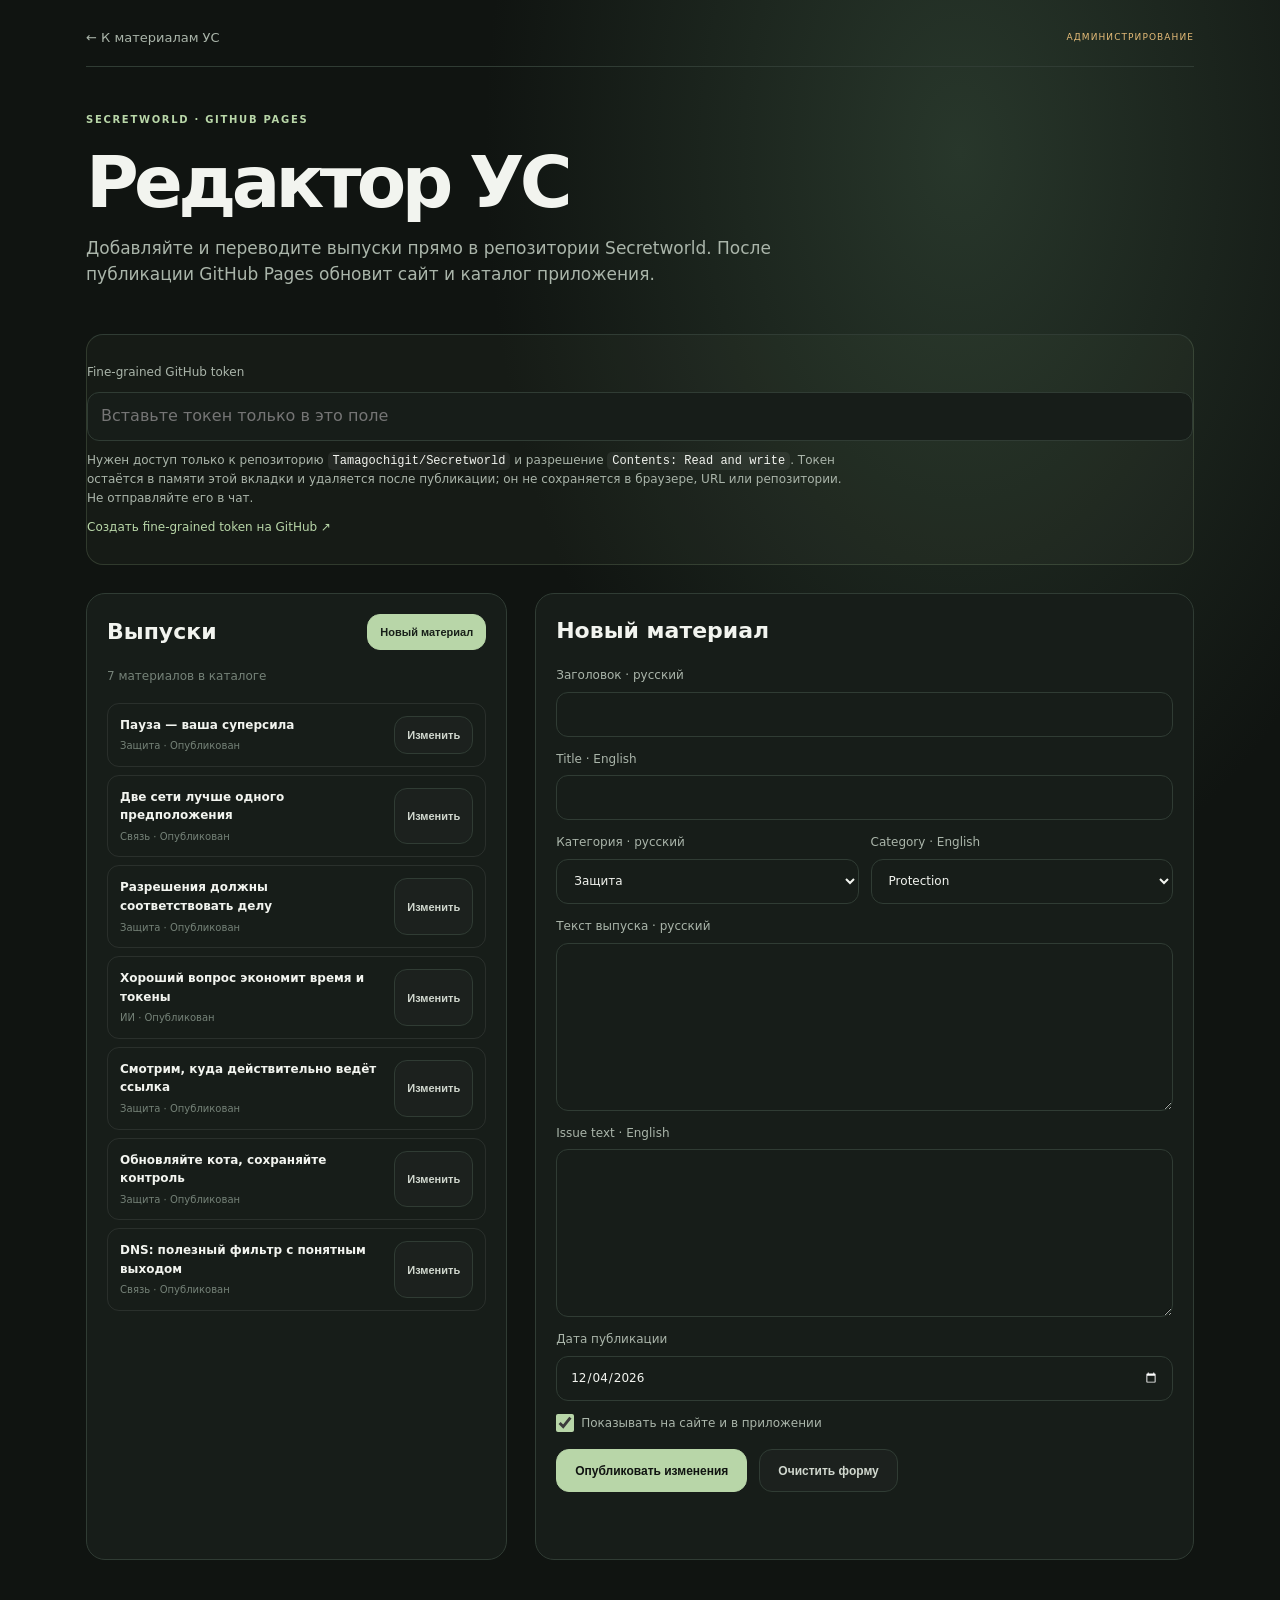
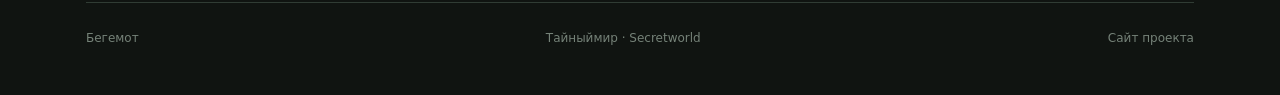
<file: apps/begemot/admin/index.html>
<!doctype html>
<html lang="ru">
<head><meta charset="utf-8"><meta name="viewport" content="width=device-width,initial-scale=1"><meta name="theme-color" content="#101411"><meta name="robots" content="noindex,nofollow"><title>Редактор УС — Бегемот · Secretworld</title><link rel="stylesheet" href="../../../style.css"><link rel="icon" type="image/svg+xml" href="../../../favicon.svg" sizes="any"></head>
<body><main class="us-page admin-page">
<nav class="us-top"><a href="../us/">← К материалам УС</a><span class="admin-badge">АДМИНИСТРИРОВАНИЕ</span></nav>
<header class="us-heading"><p class="eyebrow">SECRETWORLD · GITHUB PAGES</p><h1>Редактор УС</h1><p>Добавляйте и переводите выпуски прямо в репозитории Secretworld. После публикации GitHub Pages обновит сайт и каталог приложения.</p></header>
<section class="admin-auth"><label for="token">Fine-grained GitHub token</label><input id="token" type="password" autocomplete="off" spellcheck="false" placeholder="Вставьте токен только в это поле"><p>Нужен доступ только к репозиторию <code>Tamagochigit/Secretworld</code> и разрешение <code>Contents: Read and write</code>. Токен остаётся в памяти этой вкладки и удаляется после публикации; он не сохраняется в браузере, URL или репозитории. Не отправляйте его в чат.</p><a href="https://github.com/settings/personal-access-tokens/new?type=beta" target="_blank" rel="noopener">Создать fine-grained token на GitHub ↗</a></section>
<div class="admin-layout"><section class="admin-list"><div class="admin-list-head"><h2>Выпуски</h2><button id="new" class="button button-primary" type="button">Новый материал</button></div><p id="loadStatus" class="us-status" role="status">Загружаю список…</p><div id="list" class="admin-items"></div></section>
<section class="admin-editor"><h2 id="editorTitle">Новый материал</h2><form id="editor">
<input id="id" type="hidden"><label>Заголовок · русский<input id="titleRu" maxlength="140" required></label><label>Title · English<input id="titleEn" maxlength="140" required></label>
<div class="admin-two"><label>Категория · русский<select id="categoryRu" required></select></label><label>Category · English<select id="categoryEn" required></select></label></div>
<label>Текст выпуска · русский<textarea id="bodyRu" rows="8" maxlength="12000" required></textarea></label><label>Issue text · English<textarea id="bodyEn" rows="8" maxlength="12000" required></textarea></label>
<label>Дата публикации<input id="published" type="date" required></label><label class="admin-check"><input id="active" type="checkbox" checked> Показывать на сайте и в приложении</label><div class="actions"><button class="button button-primary" type="submit">Опубликовать изменения</button><button id="cancel" class="button button-quiet" type="button">Очистить форму</button></div><p id="saveStatus" class="us-status" role="status" aria-live="polite"></p></form></section></div>
<footer class="us-footer"><a href="../">Бегемот</a><span>Тайныймир · Secretworld</span><a href="../../../">Сайт проекта</a></footer>
</main>
<script>
(()=>{'use strict';const API='https://api.github.com/repos/Tamagochigit/Secretworld/contents/apps/begemot/data/us.json?ref=main',PUBLIC='../data/us.json';const $=s=>document.querySelector(s),els={token:$('#token'),list:$('#list'),load:$('#loadStatus'),form:$('#editor'),status:$('#saveStatus'),title:$('#editorTitle'),id:$('#id'),ru:$('#titleRu'),en:$('#titleEn'),catRu:$('#categoryRu'),catEn:$('#categoryEn'),bodyRu:$('#bodyRu'),bodyEn:$('#bodyEn'),date:$('#published'),active:$('#active')};const cats=[['Защита','Protection'],['Связь','Connectivity'],['ИИ','AI'],['Предложения','Offers']];let items=[];
for(const [ru,en] of cats){els.catRu.add(new Option(ru,ru));els.catEn.add(new Option(en,ru))}
function clear(){els.form.reset();els.id.value='';els.active.checked=true;els.date.value=new Date().toISOString().slice(0,10);els.title.textContent='Новый материал';els.status.textContent=''}
function render(){els.list.replaceChildren();if(!items.length){els.load.textContent='Пока нет материалов.';return}els.load.textContent=`${items.length} материалов в каталоге`;for(const x of [...items].sort((a,b)=>b.published.localeCompare(a.published))){const row=document.createElement('div'),title=document.createElement('strong'),meta=document.createElement('small'),edit=document.createElement('button');row.className='admin-item';title.textContent=x.title||x.id;meta.textContent=`${x.category||''} · ${x.active===false?'Черновик':'Опубликован'}`;edit.type='button';edit.className='button button-quiet';edit.textContent='Изменить';edit.addEventListener('click',()=>loadForm(x));row.append(title,meta,edit);els.list.append(row)}}
function loadForm(x){const ru=x.translations?.ru||x,en=x.translations?.en||{};els.id.value=x.id;els.ru.value=ru.title||x.title||'';els.en.value=en.title||'';els.catRu.value=ru.category||x.category||'Защита';els.catEn.value=els.catRu.value;els.bodyRu.value=ru.body||x.body||'';els.bodyEn.value=en.body||'';els.date.value=(x.published||new Date().toISOString()).slice(0,10);els.active.checked=x.active!==false;els.title.textContent='Редактирование выпуска';els.status.textContent=''}
function slug(){const date=els.date.value.replaceAll('-','');const suffix=crypto.randomUUID().slice(0,8);return `us-${date}-${suffix}`}
function encodeBase64(s){const bytes=new TextEncoder().encode(s);let binary='';for(let i=0;i<bytes.length;i+=0x8000)binary+=String.fromCharCode(...bytes.subarray(i,i+0x8000));return btoa(binary)}
function decodeBase64(s){const binary=atob(s.replace(/\s/g,''));const bytes=Uint8Array.from(binary,c=>c.charCodeAt(0));return new TextDecoder().decode(bytes)}
async function load(){try{const r=await fetch(PUBLIC,{cache:'no-cache'});if(!r.ok)throw Error();const d=await r.json();items=Array.isArray(d.items)?d.items:[];render()}catch{els.load.textContent='Не удалось загрузить каталог. Проверьте интернет.'}}
$('#new').addEventListener('click',clear);$('#cancel').addEventListener('click',clear);
els.form.addEventListener('submit',async e=>{e.preventDefault();const token=els.token.value.trim();if(!token){els.status.textContent='Добавьте GitHub token в поле выше.';return}els.status.textContent='Проверяю доступ и сохраняю…';const id=els.id.value||slug(),cat=els.catRu.value,published=new Date(`${els.date.value}T08:00:00.000Z`).toISOString(),ru={title:els.ru.value.trim(),category:cat,body:els.bodyRu.value.trim()},en={title:els.en.value.trim(),category:els.catEn.options[els.catEn.selectedIndex].text,body:els.bodyEn.value.trim()};const record={id,title:ru.title,category:ru.category,body:ru.body,published,active:els.active.checked,translations:{ru,en}};try{const headers={'Accept':'application/vnd.github+json','Authorization':`Bearer ${token}`,'X-GitHub-Api-Version':'2022-11-28'};const current=await fetch(API,{headers});if(!current.ok)throw Error(current.status===401||current.status===403?'GitHub отклонил токен или у него нет прав Contents: write.':'Не удалось прочитать файл репозитория.');const file=await current.json(),currentDoc=JSON.parse(decodeBase64(file.content)),next=(Array.isArray(currentDoc.items)?currentDoc.items:[]).filter(x=>x.id!==id);next.push(record);const documentText=JSON.stringify({schemaVersion:1,updated:new Date().toISOString().slice(0,10),items:next},null,2)+'\n';const saved=await fetch(API.replace('?ref=main',''),{method:'PUT',headers:{...headers,'Content-Type':'application/json'},body:JSON.stringify({message:`Update UС material: ${id}`,branch:'main',sha:file.sha,content:encodeBase64(documentText)})});if(!saved.ok){const err=await saved.json().catch(()=>({}));throw Error(saved.status===409||saved.status===422?'Файл изменился параллельно. Обновите страницу и повторите.':err.message||'GitHub не принял публикацию.')}items=next;render();els.status.textContent='Готово. GitHub Actions обновит страницы и приложение.';els.token.value='';els.form.reset();els.id.value='';els.active.checked=true;els.date.value=new Date().toISOString().slice(0,10);els.title.textContent='Новый материал'}catch(err){els.status.textContent=err.message||'Ошибка публикации. Проверьте доступ к GitHub.'}});
clear();load();
})();
</script></body></html>
</file>
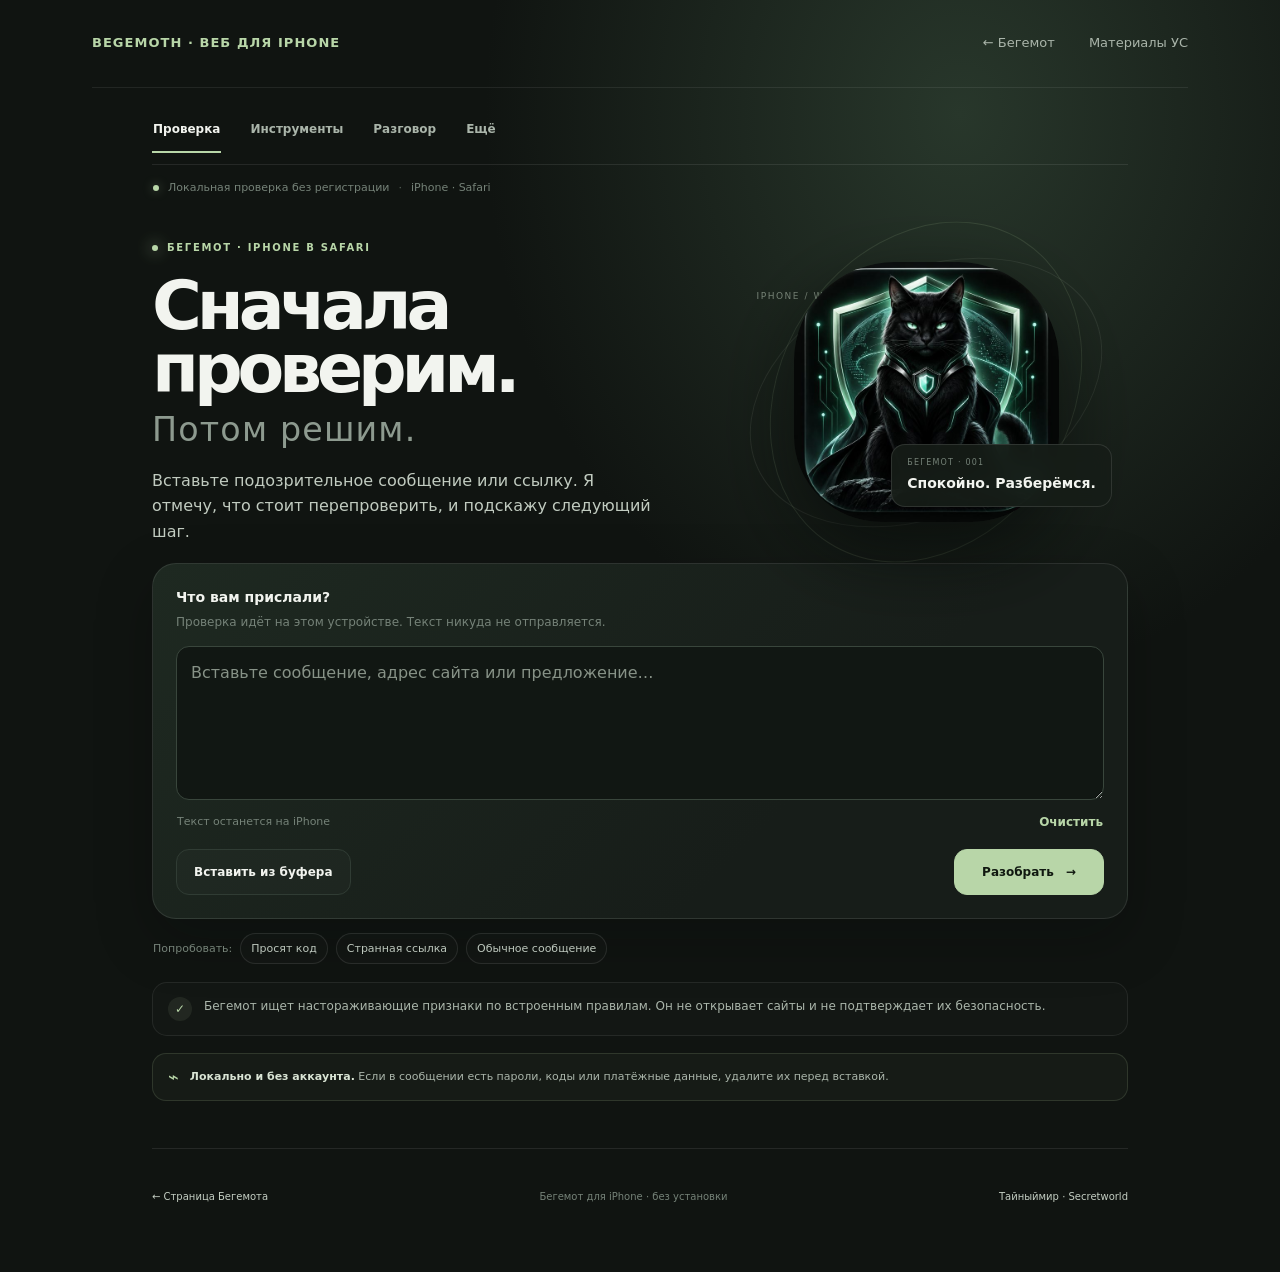
<file: apps/begemot/iphone/index.html>
<!doctype html>
<html lang="ru">
<head>
<meta charset="utf-8">
<meta name="viewport" content="width=device-width, initial-scale=1, viewport-fit=cover">
<meta name="theme-color" content="#101411">
<meta name="description" content="Бегемот для iPhone: локально проверьте сообщение, сверьте номер и получите спокойный план действий. Работает в Safari без установки.">
<meta name="apple-mobile-web-app-capable" content="yes">
<meta name="apple-mobile-web-app-status-bar-style" content="black-translucent">
<meta name="apple-mobile-web-app-title" content="Бегемот">
<meta http-equiv="Content-Security-Policy" content="default-src 'self'; script-src 'self'; style-src 'self'; img-src 'self' data:; connect-src 'self' https://openrouter.ai; object-src 'none'; base-uri 'self'; form-action 'self'; frame-src 'none'; media-src 'self'; worker-src 'self'; manifest-src 'self'">
<title>Бегемот для iPhone · Тайныймир</title>
<link rel="icon" href="../../../favicon.svg" type="image/svg+xml">
<link rel="apple-touch-icon" href="./assets/icon-180.png">
<link rel="manifest" href="./manifest.webmanifest">
<link rel="stylesheet" href="../../../style.css">
<link rel="stylesheet" href="./style.css">
</head>
<body>
<a href="#workspace" class="skip-link">Перейти к приложению</a>
<div id="top" class="site-shell iphone-site">
  <header class="site-header">
    <a class="brand" href="../" aria-label="Бегемот — веб-приложение для iPhone">
      <strong>BEGEMOTH · ВЕБ ДЛЯ IPHONE</strong>
    </a>
    <nav class="site-nav" aria-label="Навигация сайта">
      <a href="../">← Бегемот</a>
      <a href="../us/">Материалы УС</a>
    </nav>
  </header>
</div>
<div id="iosInstallNote" class="install-nudge" hidden>
  <p><strong>Для быстрого доступа:</strong> Safari → Поделиться → На экран Домой.</p>
  <button class="nudge-close" type="button" data-action="dismissInstallPrompt" aria-label="Скрыть подсказку">×</button>
</div>
<main id="workspace" class="site-shell app-main catalog-page" tabindex="-1">
  <nav class="app-nav" aria-label="Инструменты Бегемота">
    <button type="button" class="selected" data-view="check" aria-current="page">Проверка</button>
    <button type="button" data-view="network">Инструменты</button>
    <button type="button" data-view="chat">Разговор</button>
    <button type="button" data-view="install">Ещё</button>
  </nav>
  <div class="app-status"><span class="status-dot" aria-hidden="true"></span><span id="connectionNote">Локальная проверка · без регистрации</span><span class="status-separator">·</span><span>iPhone · Safari</span></div>

  <section id="checkPanel" class="panel">
    <div class="hero-grid check-hero">
      <div class="hero-copy">
        <p class="eyebrow"><span class="eyebrow-dot"></span> БЕГЕМОТ · IPHONE В SAFARI</p>
        <h1>Сначала проверим.<span>Потом решим.</span></h1>
        <p class="hero-lead">Вставьте подозрительное сообщение или ссылку. Я отмечу, что стоит перепроверить, и подскажу следующий шаг.</p>
      </div>
      <div class="hero-art" aria-label="Бегемот">
        <div class="art-orbit orbit-one"></div><div class="art-orbit orbit-two"></div>
        <img src="../brand.jpg" alt="Кот Бегемот" width="260" height="260">
        <span class="art-label"><small>БЕГЕМОТ · 001</small><strong>Спокойно. Разберёмся.</strong></span>
        <span class="art-index">IPHONE / WEB</span>
      </div>
    </div>
    <form id="checkForm" class="check-card">
      <label for="checkInput">Что вам прислали?</label>
      <p class="field-hint">Проверка идёт на этом устройстве. Текст никуда не отправляется.</p>
      <textarea id="checkInput" maxlength="12000" rows="5" placeholder="Вставьте сообщение, адрес сайта или предложение…" spellcheck="false" autocapitalize="sentences"></textarea>
      <div class="input-meta"><span id="checkCount">Текст останется на iPhone</span><button class="text-button" type="button" data-action="clearCheck">Очистить</button></div>
      <div class="form-actions"><button class="secondary" type="button" data-action="pasteClipboard">Вставить из буфера</button><button class="primary" type="submit">Разобрать <span aria-hidden="true">→</span></button></div>
    </form>
    <div class="examples"><span>Попробовать:</span><button type="button" data-sample="scam">Просят код</button><button type="button" data-sample="link">Странная ссылка</button><button type="button" data-sample="normal">Обычное сообщение</button></div>
    <div id="checkResult" aria-live="polite"></div>
    <div id="checkEmpty" class="check-empty"><span class="empty-mark" aria-hidden="true">✓</span><p>Бегемот ищет настораживающие признаки по встроенным правилам. Он не открывает сайты и не подтверждает их безопасность.</p></div>
    <div class="privacy-strip"><span>⌁</span><p><strong>Локально и без аккаунта.</strong> Если в сообщении есть пароли, коды или платёжные данные, удалите их перед вставкой.</p></div>
  </section>

  <section id="networkPanel" class="panel" hidden>
    <div class="panel-heading"><p class="eyebrow">ПОМОЩЬ ДЛЯ IPHONE</p><h2>Разберёмся по шагам.</h2><p>Этот экран не читает SMS и звонки и не видит настройки телефона. Выберите ситуацию — Бегемот подскажет, что проверить самостоятельно.</p></div>
    <div class="iphone-tools">
      <article class="tool-card phone-card">
        <div class="tool-kicker"><span>01</span><span>СПРАВОЧНИК SECRETWORLD</span></div>
        <h3>Кто звонил?</h3>
        <p>Сверьте номер с опубликованными официальными контактами. Номер остаётся в браузере; совпадение не подтверждает, кто именно звонил.</p>
        <label for="webPhone">Номер телефона</label>
        <div class="phone-form"><input id="webPhone" type="tel" inputmode="tel" autocomplete="tel" placeholder="+7 000 000-00-00"><button id="webPhoneFind" class="primary" type="button">Сверить</button></div>
        <p id="webPhoneResult" class="tool-result" role="status" aria-live="polite"></p>
      </article>
      <article class="tool-card guide-card">
        <div class="tool-kicker"><span>02</span><span>ПОДСКАЗКА ПО СИТУАЦИИ</span></div>
        <h3>Что случилось?</h3>
        <label for="iosIssue">Выберите проблему</label>
        <select id="iosIssue">
          <option value="connection">Сайт или интернет не открывается</option>
          <option value="permission">Приложение просит странный доступ</option>
          <option value="profile">Нашёлся неизвестный профиль или VPN</option>
        </select>
        <button id="runIosGuide" class="secondary" type="button">Показать план</button>
        <div id="iosPlan" class="ios-plan" aria-live="polite"><p>План поможет сузить причину. Меняйте по одной настройке за раз и возвращайте её, если ничего не изменилось.</p></div>
      </article>
    </div>
    <p class="limitation-note"><strong>Граница веб-версии.</strong> Только установленное приложение может анализировать системные звонки или SMS. В Safari Бегемот не видит уровень сигнала, SIM, список приложений и их разрешения; он не блокирует звонки и рекламу в других приложениях.</p>
  </section>

  <section id="chatPanel" class="panel" hidden>
    <div class="panel-heading chat-heading"><div><p class="eyebrow">МОЖНО ПОГОВОРИТЬ</p><h2>Я слушаю.</h2><p id="chatMode">Локальные подсказки по безопасности и iPhone.</p></div><div class="chat-toolbar"><button class="text-button" data-action="aiSetup" id="setupButton" type="button">Подключить ИИ</button><button class="icon-action" id="archiveButton" type="button">История</button><button class="icon-action" id="memoryButton" type="button">Заметки</button></div></div>
    <div id="chatMessages" class="messages" role="log" aria-live="polite"><div class="bubble"><small>БЕГЕМОТ · ЛОКАЛЬНО</small><p>Можем разобрать сообщение, ссылку или вопрос про настройки iPhone. С чего начнём?</p></div></div>
    <form id="chatForm" class="chat-compose"><label for="chatInput">Ваш вопрос</label><textarea id="chatInput" maxlength="8000" rows="3" placeholder="Напишите, что разберём…" class="chat-input"></textarea><div class="send-row"><button type="submit" class="primary" id="sendChat">Спросить локально</button><button type="button" class="secondary" id="cancelChat" hidden>Остановить</button><button type="button" class="text-button" data-action="clearChat">Новый разговор</button></div></form>
    <p class="ai-note" id="chatPrivacy">Без ключа отвечают встроенные правила, а не языковая модель. Свободный ИИ можно включить отдельно и подключить своим ключом OpenRouter; вопрос получат провайдеры ИИ.</p>
  </section>

  <section id="installPanel" class="panel" hidden>
    <div class="panel-heading"><p class="eyebrow">БЫСТРЫЙ ДОСТУП И ДАННЫЕ</p><h2>Всё под рукой.</h2><p id="deviceHint">Эта веб-версия работает в браузере. На iPhone откройте её в Safari.</p></div>
    <div class="more-grid">
      <article class="tool-card">
        <div class="tool-kicker"><span>01</span><span>САФАРИ</span></div><h3>Добавить на экран</h3>
        <p>Safari → Поделиться → На экран Домой → Добавить. Можно пользоваться и без ярлыка.</p>
        <button class="secondary" data-action="shareSite" type="button">Поделиться ссылкой</button>
      </article>
      <article class="tool-card">
        <div class="tool-kicker"><span>02</span><span>РАБОТА БЕЗ СЕТИ</span></div><h3>Офлайн-доступ</h3>
        <p id="offlineState" role="status">Готовлю офлайн-доступ…</p>
        <button id="installPwa" class="secondary" type="button" hidden>Установить веб-приложение</button>
        <button id="checkUpdate" class="text-button" type="button">Проверить обновление</button>
        <p id="updateState" class="tool-result" role="status"></p>
      </article>
      <article class="tool-card">
        <div class="tool-kicker"><span>03</span><span>НА ЭТОМ УСТРОЙСТВЕ</span></div><h3>История и заметки</h3>
        <p>По умолчанию история выключена. Включите её сами; Safari может очистить данные сайта.</p>
        <div class="inline-actions"><button class="secondary" type="button" id="moreMemory">Настроить память</button><button class="text-button" type="button" id="moreArchive">Открыть историю</button></div>
      </article>
    </div>
    <details class="appearance-settings"><summary>Внешний вид и звук</summary><div class="appearance-row"><button class="text-button" data-action="theme" type="button">Сменить тему</button><button class="text-button" data-action="motion" id="motionButton" type="button">Выключить анимации</button></div><div class="appearance-row sound-row"><label for="soundChoice">Звук Бегемота</label><select id="soundChoice" aria-label="Звук Бегемота"><option value="purr">Мурчание</option><option value="meow">Мяу</option></select><button id="previewSound" class="secondary" type="button">Послушать</button><button id="stopSound" class="text-button" type="button">Стоп</button></div><p id="soundState" class="tool-result">Звук включается только нажатием на этой странице.</p></details>
    <div class="limitation-note"><strong>Без лишнего доступа.</strong> Проверка текста работает локально. История хранится в этом браузере только по вашему выбору. Push не подключён: для него нужен сервер отправки. <button class="text-button" type="button" data-action="privacy">Подробнее о данных</button></div>
  </section>
  <footer class="site-footer"><a href="../">← Страница Бегемота</a><span>Бегемот для iPhone · без установки</span><a href="../../../">Тайныймир · Secretworld</a></footer>
</main>
<dialog id="infoDialog" aria-labelledby="infoTitle"><div class="dialog-header"><h2 id="infoTitle"></h2><button class="nudge-close" data-action="closeInfo" type="button" aria-label="Закрыть">×</button></div><div id="infoBody"></div></dialog>
<dialog id="aiDialog" aria-labelledby="aiTitle"><div class="dialog-header"><h2 id="aiTitle">Свободный разговор с ИИ</h2><button class="nudge-close" data-action="closeAI" type="button" aria-label="Закрыть">×</button></div><p>Необязательно. Ваш ключ используется только в этой вкладке и не отправляется Secretworld. OpenRouter и выбранная модель получат ваш вопрос. Настройки оплаты и лимитов задаются у провайдера.</p><form id="aiForm"><label for="apiKey">API-ключ OpenRouter</label><input id="apiKey" name="apiKey" type="password" autocomplete="off" autocapitalize="none" spellcheck="false" maxlength="1000" placeholder="sk-or-…" required><label for="modelId">Модель</label><input id="modelId" name="modelId" type="text" value="openrouter/free" spellcheck="false" autocapitalize="none" maxlength="180" required><p class="tool-result">Ключ хранится в памяти страницы и исчезает при закрытии.</p><label class="consent"><input type="checkbox" id="cloudConsent" required><span>Понимаю, что вопрос отправится OpenRouter и провайдеру выбранной модели только после моего нажатия.</span></label><p id="keyError" class="error-text" role="alert"></p><button class="primary full" type="submit">Подключить на этот сеанс</button></form><button class="text-button" data-action="disconnectAI" id="disconnectAI" type="button" hidden>Удалить ключ</button><p class="fineprint">Не вводите одноразовые коды, пароли и данные банковских карт.</p></dialog>
<div class="toast" id="toast" role="status" aria-live="polite"></div>
<noscript><div class="no-script">Для работы веб-приложения включите JavaScript.</div></noscript>
<script src="./engine.js" defer></script>
<script src="./rich.js" defer></script>
<script src="./chat-store.js" defer></script>
<script src="./archive-ui.js" defer></script>
<script src="./app.js" defer></script>
<script src="./web-v3.js" defer></script>
<script src="./features.js" defer></script>
</body>
</html>
</file>
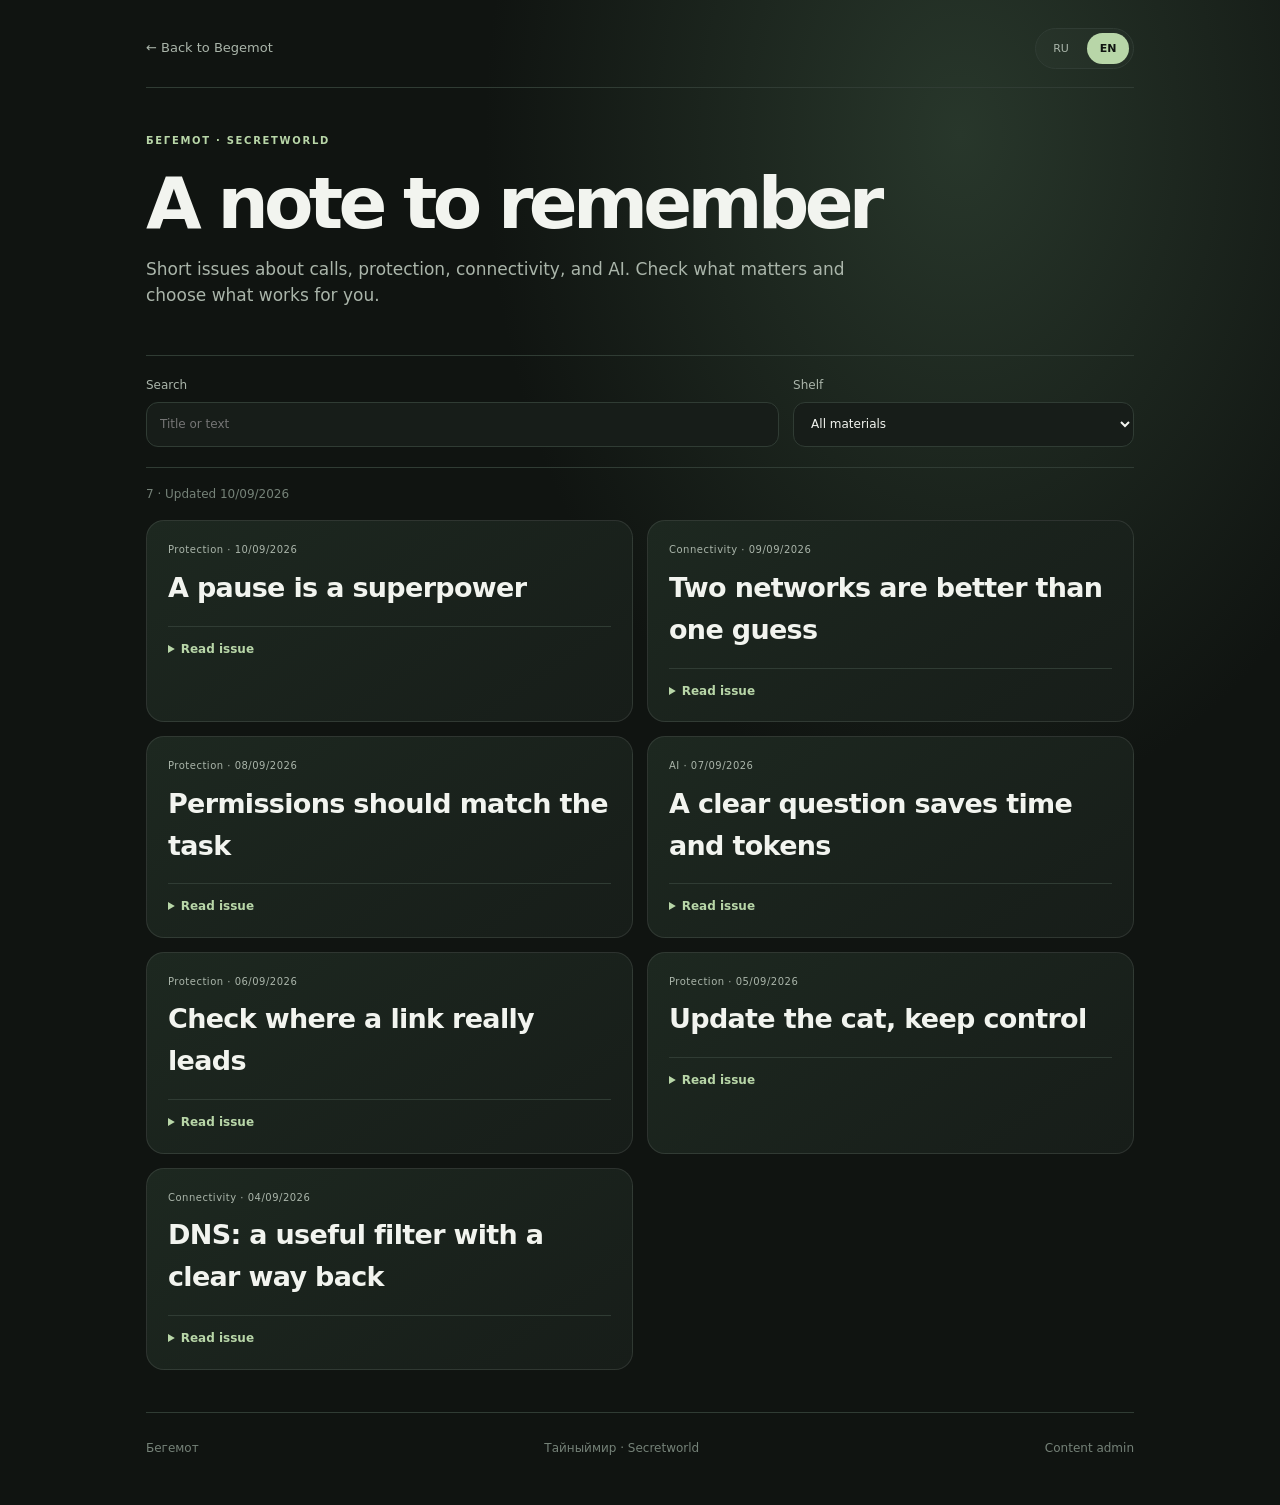
<file: apps/begemot/us/index.html>
<!doctype html>
<html lang="ru">
<head>
<meta charset="utf-8"><meta name="viewport" content="width=device-width,initial-scale=1">
<meta name="theme-color" content="#101411"><meta name="description" content="Материалы УС Бегемота: практичные заметки о связи, защите и ИИ.">
<title>УС — материалы Бегемота · Secretworld</title><link rel="stylesheet" href="../../../style.css">
<link rel="icon" type="image/svg+xml" href="../../../favicon.svg" sizes="any"></head>
<body>
<main class="us-page">
  <nav class="us-top"><a href="../">← <span data-t="back">К Бегемоту</span></a><div class="lang-switch" aria-label="Language"><button type="button" data-lang="ru" aria-pressed="true">RU</button><button type="button" data-lang="en" aria-pressed="false">EN</button></div></nav>
  <header class="us-heading"><p class="eyebrow">БЕГЕМОТ · SECRETWORLD</p><h1 data-t="title">Наматывай на ус</h1><p data-t="lead">Небольшие выпуски о звонках, защите, связи и ИИ. Сверяйте важное и выбирайте подходящее.</p></header>
  <section class="us-controls" aria-label="Material filters"><label><span data-t="search">Поиск</span><input id="search" type="search" autocomplete="off" data-placeholder="searchHint" placeholder="Заголовок или текст"></label><label><span data-t="shelf">Полка</span><select id="category"><option value="" data-t="all">Все материалы</option></select></label></section>
  <p id="status" class="us-status" role="status" aria-live="polite" data-t="loading">Загружаю материалы…</p>
  <section id="articles" class="us-articles" aria-label="Articles"></section>
  <footer class="us-footer"><a href="../">Бегемот</a><span>Тайныймир · Secretworld</span><a href="../admin/" data-t="admin">Админка материалов</a></footer>
</main>
<script>
(()=>{'use strict';
const copy={ru:{back:'К Бегемоту',title:'Наматывай на ус',lead:'Небольшие выпуски о звонках, защите, связи и ИИ. Сверяйте важное и выбирайте подходящее.',search:'Поиск',searchHint:'Заголовок или текст',shelf:'Полка',all:'Все материалы',loading:'Загружаю материалы…',empty:'Пока нет материалов по этому фильтру.',failed:'Материалы сейчас не загрузились. Проверьте интернет и попробуйте снова.',updated:'Обновлено',read:'Читать выпуск',admin:'Админка материалов',categories:{Защита:'Защита',Связь:'Связь',ИИ:'ИИ',Предложения:'Предложения'}},en:{back:'Back to Begemot',title:'A note to remember',lead:'Short issues about calls, protection, connectivity, and AI. Check what matters and choose what works for you.',search:'Search',searchHint:'Title or text',shelf:'Shelf',all:'All materials',loading:'Loading materials…',empty:'No materials match this filter yet.',failed:'Materials could not be loaded. Check your connection and try again.',updated:'Updated',read:'Read issue',admin:'Content admin',categories:{Защита:'Protection',Связь:'Connectivity',ИИ:'AI',Предложения:'Offers'}}};
const ui={search:document.querySelector('#search'),category:document.querySelector('#category'),status:document.querySelector('#status'),articles:document.querySelector('#articles')};let lang=(navigator.language||'ru').toLowerCase().startsWith('en')?'en':'ru',items=[];
const localized=(x)=>x.translations?.[lang]||x.translations?.ru||x;
function setLang(next){lang=next;document.documentElement.lang=lang;document.querySelectorAll('[data-t]').forEach(n=>{const key=n.dataset.t;n.textContent=copy[lang][key]||n.textContent});ui.search.placeholder=copy[lang].searchHint;document.querySelectorAll('[data-lang]').forEach(b=>b.setAttribute('aria-pressed',String(b.dataset.lang===lang)));fillCategories();render();}
function fillCategories(){const old=ui.category.value;ui.category.replaceChildren(new Option(copy[lang].all,''));const cats=[...new Set(items.map(x=>x.category).filter(Boolean))];for(const cat of cats){const op=new Option(copy[lang].categories[cat]||cat,cat);ui.category.add(op)}if(cats.includes(old))ui.category.value=old;}
function render(){ui.articles.replaceChildren();const q=ui.search.value.trim().toLocaleLowerCase(lang),cat=ui.category.value;const rows=items.filter(x=>x.active!==false).filter(x=>!cat||x.category===cat).filter(x=>{const t=localized(x);return !q||`${t.title} ${t.category} ${t.body}`.toLocaleLowerCase(lang).includes(q)}).sort((a,b)=>b.published.localeCompare(a.published));for(const x of rows){const t=localized(x),article=document.createElement('article'),meta=document.createElement('p'),h=document.createElement('h2'),details=document.createElement('details'),summary=document.createElement('summary'),body=document.createElement('div');article.className='us-article';meta.className='us-article-meta';meta.textContent=`${t.category} · ${new Date(x.published).toLocaleDateString(lang==='en'?'en-GB':'ru-RU')}`;h.textContent=t.title;summary.textContent=copy[lang].read;body.className='us-article-body';body.textContent=t.body;details.append(summary,body);article.append(meta,h,details);ui.articles.append(article)}ui.status.textContent=rows.length?`${rows.length} · ${copy[lang].updated} ${items[0]?.published?new Date(items[0].published).toLocaleDateString(lang==='en'?'en-GB':'ru-RU'):''}`:copy[lang].empty;}
document.querySelectorAll('[data-lang]').forEach(b=>b.addEventListener('click',()=>setLang(b.dataset.lang)));ui.search.addEventListener('input',render);ui.category.addEventListener('change',render);setLang(lang);fetch('../data/us.json',{cache:'no-cache'}).then(r=>{if(!r.ok)throw Error();return r.json()}).then(d=>{if(!Array.isArray(d.items))throw Error();items=d.items;fillCategories();render()}).catch(()=>{ui.status.textContent=copy[lang].failed});
})();
</script>
</body></html>
</file>
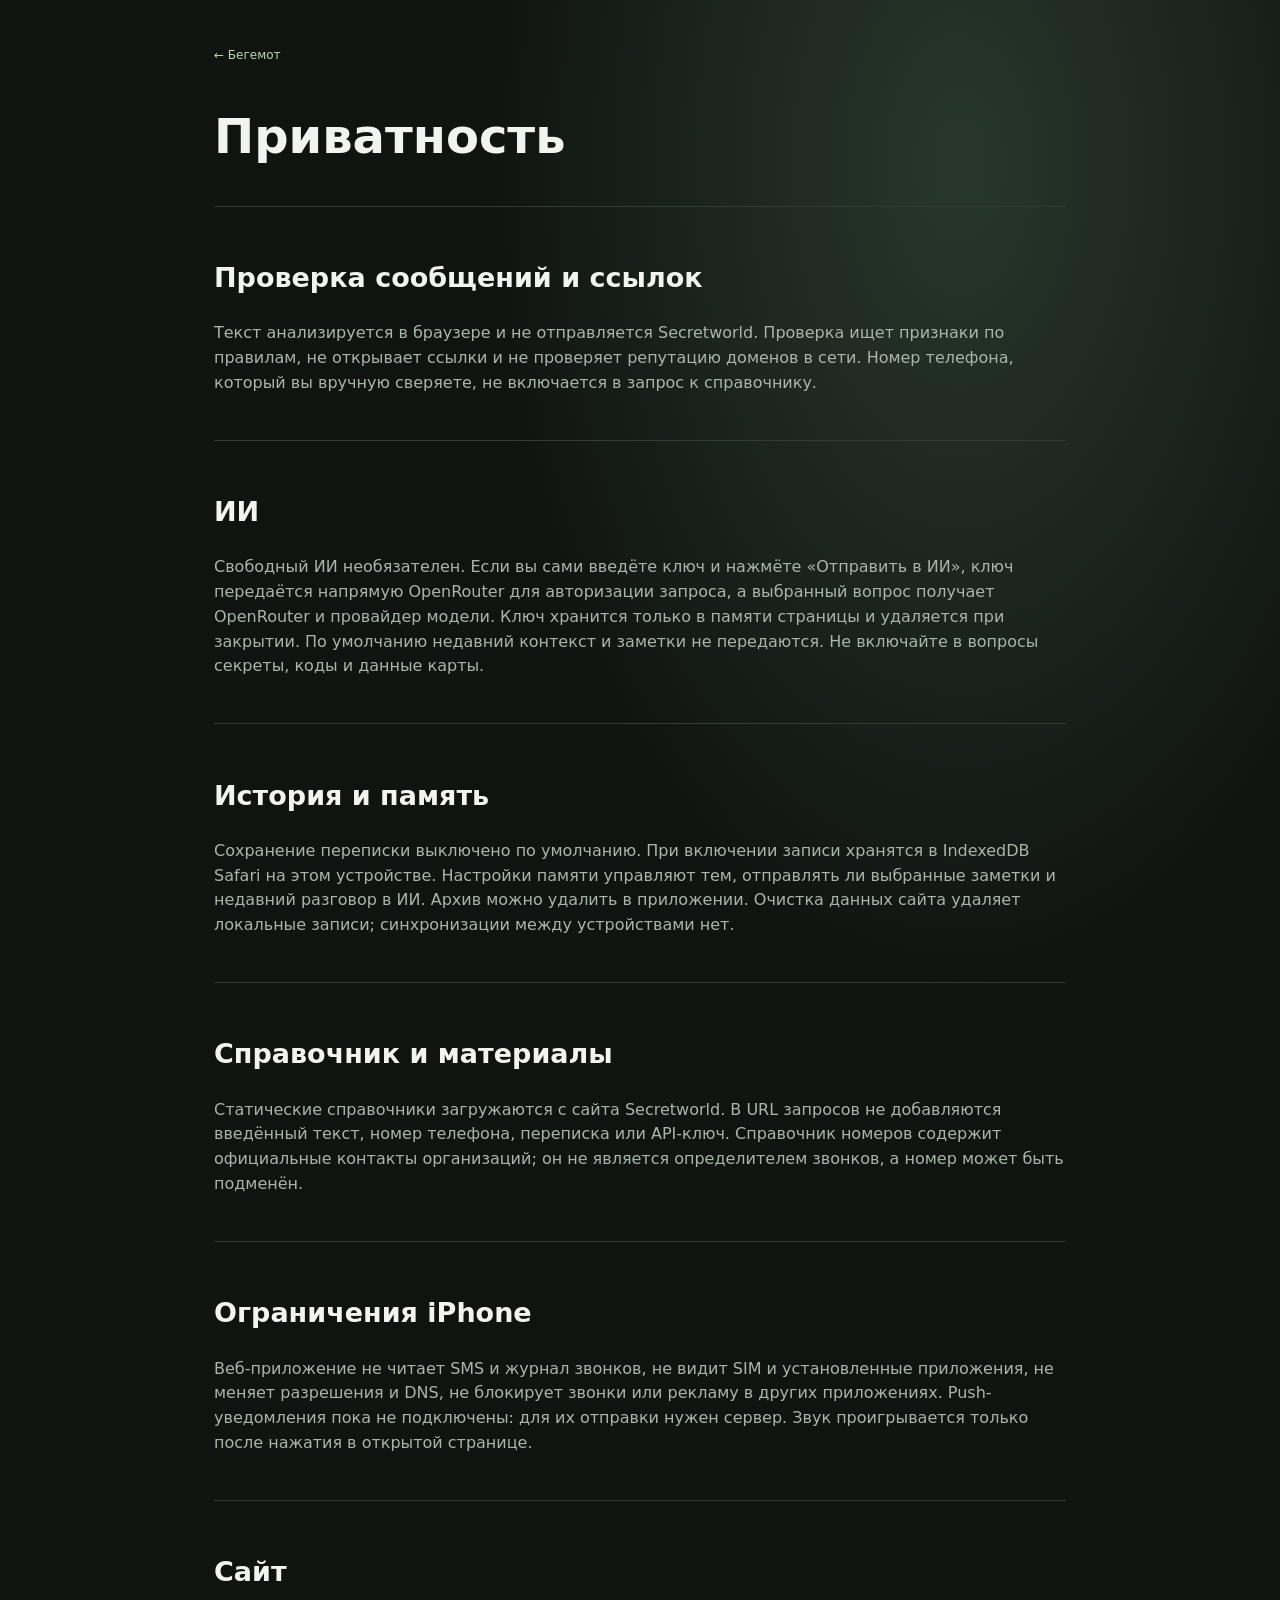
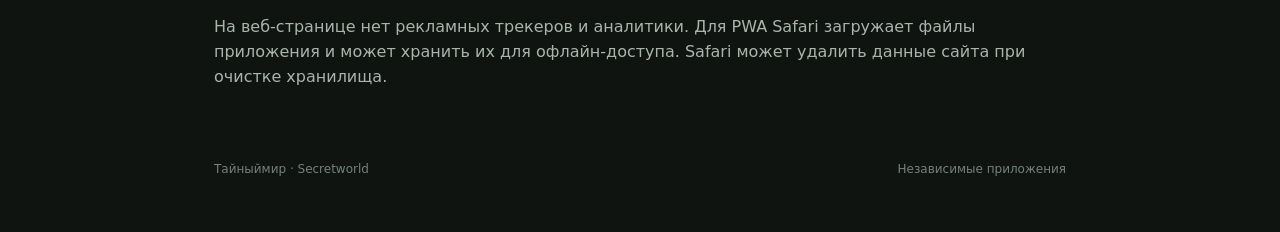
<file: apps/begemot/privacy.html>
<!doctype html>
<html lang="ru"><head><meta charset="utf-8"><meta name="viewport" content="width=device-width,initial-scale=1"><meta name="theme-color" content="#101411"><meta name="description" content="Как веб-версия Бегемота для iPhone работает с сообщениями, историей и данными."><title>Приватность — Бегемот · Secretworld</title><link rel="icon" href="../../favicon.svg" type="image/svg+xml"><link rel="stylesheet" href="../../style.css"></head>
<body><main><p><a href="./">← Бегемот</a></p><h1 style="font-size:48px">Приватность</h1>
<section><h2>Проверка сообщений и ссылок</h2><p>Текст анализируется в браузере и не отправляется Secretworld. Проверка ищет признаки по правилам, не открывает ссылки и не проверяет репутацию доменов в сети. Номер телефона, который вы вручную сверяете, не включается в запрос к справочнику.</p></section>
<section><h2>ИИ</h2><p>Свободный ИИ необязателен. Если вы сами введёте ключ и нажмёте «Отправить в ИИ», ключ передаётся напрямую OpenRouter для авторизации запроса, а выбранный вопрос получает OpenRouter и провайдер модели. Ключ хранится только в памяти страницы и удаляется при закрытии. По умолчанию недавний контекст и заметки не передаются. Не включайте в вопросы секреты, коды и данные карты.</p></section>
<section><h2>История и память</h2><p>Сохранение переписки выключено по умолчанию. При включении записи хранятся в IndexedDB Safari на этом устройстве. Настройки памяти управляют тем, отправлять ли выбранные заметки и недавний разговор в ИИ. Архив можно удалить в приложении. Очистка данных сайта удаляет локальные записи; синхронизации между устройствами нет.</p></section>
<section><h2>Справочник и материалы</h2><p>Статические справочники загружаются с сайта Secretworld. В URL запросов не добавляются введённый текст, номер телефона, переписка или API-ключ. Справочник номеров содержит официальные контакты организаций; он не является определителем звонков, а номер может быть подменён.</p></section>
<section><h2>Ограничения iPhone</h2><p>Веб-приложение не читает SMS и журнал звонков, не видит SIM и установленные приложения, не меняет разрешения и DNS, не блокирует звонки или рекламу в других приложениях. Push-уведомления пока не подключены: для их отправки нужен сервер. Звук проигрывается только после нажатия в открытой странице.</p></section>
<section><h2>Сайт</h2><p>На веб-странице нет рекламных трекеров и аналитики. Для PWA Safari загружает файлы приложения и может хранить их для офлайн-доступа. Safari может удалить данные сайта при очистке хранилища.</p></section>
<footer><a href="../../">Тайныймир · Secretworld</a><span>Независимые приложения</span></footer>
</main></body></html>
</file>
<file: style.css>
:root{color-scheme:dark;--bg:#101411;--surface:#171d19;--surface-raised:#1d2620;--line:#303c34;--text:#f2f4ef;--muted:#aab5aa;--soft:#758278;--green:#b8d6a8;--green-deep:#26392c;--amber:#e5bc78;--radius:24px}
*{box-sizing:border-box}html{scroll-behavior:smooth}body{margin:0;background:radial-gradient(ellipse at 75% 9%,#28372b 0,transparent 35%),var(--bg);color:var(--text);font:16px/1.55 ui-sans-serif,system-ui,-apple-system,"Segoe UI",sans-serif;-webkit-font-smoothing:antialiased}a{color:inherit;text-decoration:none}a:focus-visible{outline:2px solid var(--amber);outline-offset:4px}.site-shell{max-width:1160px;margin:0 auto;padding:0 32px}.site-header{height:88px;display:flex;align-items:center;justify-content:space-between;border-bottom:1px solid #ffffff13}.brand{display:flex;align-items:center;gap:11px}.brand-mark{width:38px;height:38px;display:grid;place-items:center;border:1px solid #b8d6a850;border-radius:13px;background:#b8d6a812}.brand-mark svg{width:25px;height:25px;fill:var(--green)}.brand-mark circle{fill:none;stroke:#b8d6a882;stroke-width:1}.brand strong,.brand small{display:block}.brand strong{font-size:15px;letter-spacing:.02em}.brand small{margin-top:1px;color:var(--soft);font-size:9px;letter-spacing:.19em}.site-nav{display:flex;gap:34px}.site-nav a{color:var(--muted);font-size:13px;transition:color .2s}.site-nav a:hover{color:var(--text)}.hero-grid{min-height:550px;display:grid;grid-template-columns:1.15fr .85fr;align-items:center;gap:38px;padding:62px 0 74px}.eyebrow{display:flex;align-items:center;gap:9px;margin:0 0 18px;color:var(--green);font-size:10px;font-weight:750;letter-spacing:.17em;text-transform:uppercase}.eyebrow-dot{width:6px;height:6px;border-radius:50%;background:var(--green);box-shadow:0 0 16px #b8d6a8}.hero-copy h1{max-width:620px;margin:0;font-size:clamp(48px,7vw,83px);line-height:.94;letter-spacing:-.075em;font-weight:670}.hero-copy h1 span{display:block;margin-top:13px;color:#8d9a8f;font-size:.49em;font-weight:500;letter-spacing:.035em}.hero-lead{max-width:510px;margin:27px 0 28px;color:#c1cbc0;font-size:18px;line-height:1.6}.hero-actions{display:flex;align-items:center;gap:13px;flex-wrap:wrap}.button{min-height:47px;display:inline-flex;align-items:center;justify-content:center;gap:18px;padding:0 18px;border:1px solid var(--line);border-radius:13px;font-size:12px;font-weight:650;transition:transform .2s,border-color .2s,background .2s}.button:hover{transform:translateY(-2px);border-color:#71856f}.button-primary{color:#182019;background:var(--green);border-color:var(--green)}.button-primary:hover{background:#cae2bc;border-color:#cae2bc}.button-quiet{color:#d0d7ce;background:#ffffff05}.hero-note{display:flex;align-items:center;gap:12px;margin:30px 0 0;color:var(--soft);font-size:11px}.hero-note span{color:var(--amber);font-variant-numeric:tabular-nums}.hero-note i{width:3px;height:3px;border-radius:50%;background:var(--soft)}.hero-art{position:relative;min-height:350px;display:grid;place-items:center;isolation:isolate}.hero-art img{position:relative;z-index:2;width:min(68%,265px);aspect-ratio:1;object-fit:cover;border-radius:38% 38% 33% 33%;filter:saturate(.82);box-shadow:0 28px 75px #050806a8}.art-orbit{position:absolute;z-index:1;border:1px solid #bdcbb11c;border-radius:50%;transform:rotate(-24deg)}.orbit-one{width:370px;height:245px}.orbit-two{width:290px;height:360px;transform:rotate(33deg);border-color:#b8d6a822}.art-label{position:absolute;z-index:3;right:4%;bottom:35px;display:flex;flex-direction:column;gap:3px;padding:12px 15px;border:1px solid #ffffff1c;border-radius:14px;background:#161d18e8;backdrop-filter:blur(10px)}.art-label small{color:var(--soft);font-size:8px;letter-spacing:.15em}.art-label strong{font-size:14px}.art-label b{margin-left:16px;color:var(--green);font-weight:500}.art-index{position:absolute;left:8%;top:48px;color:#7c897c;font-size:9px;letter-spacing:.17em}.catalog-section{padding:48px 0 76px;border-top:1px solid #ffffff16}.section-heading{display:flex;align-items:end;justify-content:space-between;gap:24px;margin-bottom:25px}.section-heading .eyebrow{margin-bottom:8px}.section-heading h2,.about-section h2{margin:0;font-size:38px;line-height:1.12;letter-spacing:-.045em}.section-heading>p{max-width:320px;margin:0 0 4px;color:var(--soft);font-size:12px}.app-card{display:grid;grid-template-columns:164px 1fr;gap:26px;padding:21px;border:1px solid #ffffff18;border-radius:var(--radius);background:linear-gradient(135deg,#1e2921,#171d19 63%);transition:border-color .2s,transform .2s}.app-card:hover{transform:translateY(-2px);border-color:#b8d6a84d}.app-icon{overflow:hidden;width:164px;aspect-ratio:1;border:1px solid #ffffff1a;border-radius:18px;background:#29332b}.app-icon img{display:block;width:100%;height:100%;object-fit:cover}.app-card-copy{display:flex;flex-direction:column;min-width:0}.app-card-top{display:flex;justify-content:space-between;align-items:center;gap:12px}.app-category{color:var(--green);font-size:9px;font-weight:750;letter-spacing:.16em}.status-pill{padding:5px 9px;border:1px solid #b8d6a83d;border-radius:99px;color:var(--green);font-size:8px;letter-spacing:.08em}.app-card h3{margin:13px 0 4px;font-size:27px;letter-spacing:-.035em}.app-card h3 a:hover{color:var(--green)}.app-card-copy>p{max-width:610px;margin:0;color:var(--muted);font-size:13px}.app-card-bottom{display:flex;align-items:center;justify-content:space-between;gap:20px;margin-top:auto;padding-top:20px}.tag-list{display:flex;gap:7px;flex-wrap:wrap}.tag-list span{padding:5px 9px;border-radius:8px;background:#ffffff09;color:#a9b4a9;font-size:9px}.text-link{color:var(--green);font-size:11px;font-weight:650}.text-link span{margin-left:7px}.catalog-foot{display:flex;align-items:center;gap:12px;margin:22px 3px 0;color:var(--soft);font-size:11px}.catalog-foot p{margin:0}.catalog-mark{color:var(--amber);font-size:18px}.about-section{display:grid;grid-template-columns:.85fr 1.15fr;gap:60px;padding:45px 0 64px;border-top:1px solid #ffffff16}.about-section h2{font-size:34px}.about-section h2 span{color:#829084}.about-section>p{max-width:560px;margin:10px 0 0;color:var(--muted);font-size:14px}.site-footer{min-height:78px;display:flex;align-items:center;justify-content:space-between;gap:18px;border-top:1px solid #ffffff16;color:var(--soft);font-size:10px}.footer-brand{color:#c4cec3}.footer-brand span{color:var(--amber)}.site-footer a:last-child:hover{color:var(--text)}
/* Begemot page */
main:not(.catalog-page){max-width:900px;margin:0 auto;padding:26px 24px 54px}.hero{padding:42px 0 34px}.hero img{border-radius:28px;object-fit:cover}.hero>img{width:100px;height:100px}.hero .eyebrow{margin-top:24px}.hero h1{margin:16px 0;font-size:clamp(52px,12vw,88px);line-height:.92;letter-spacing:-.06em}.lead{margin:0 0 22px;color:var(--muted);font-size:24px}.actions{display:flex;gap:12px;flex-wrap:wrap}.actions a{padding:12px 18px;border:1px solid var(--line);border-radius:14px;color:var(--text);font-size:12px}.actions .primary{background:var(--green);color:#07110c;border-color:var(--green);font-weight:800}.meta{color:var(--soft);font-size:12px}main:not(.catalog-page)>section{padding:28px 0;border-top:1px solid var(--line)}main:not(.catalog-page)>section h2{font-size:27px}.grid{display:grid;grid-template-columns:repeat(2,minmax(0,1fr));gap:14px}.grid article{padding:20px;border:1px solid var(--line);border-radius:18px;background:var(--surface)}.grid h3{margin-top:0}.grid p,main:not(.catalog-page)>section p{color:var(--muted)}main:not(.catalog-page)>footer{display:flex;justify-content:space-between;gap:20px;padding-top:26px;color:var(--soft);font-size:12px}main:not(.catalog-page)>p:first-child a{color:var(--green);font-size:12px}
@media(max-width:760px){.site-shell{padding:0 22px}.hero-grid{min-height:auto;grid-template-columns:1fr;gap:5px;padding:55px 0 48px}.hero-art{min-height:300px;grid-row:1}.hero-copy h1{font-size:clamp(50px,12vw,76px)}.hero-art img{width:205px}.orbit-one{width:310px;height:205px}.orbit-two{width:245px;height:310px}.art-label{right:8%;bottom:22px}.art-index{left:11%;top:30px}.section-heading{align-items:start;flex-direction:column}.section-heading>p{margin:0}.app-card{grid-template-columns:112px 1fr;gap:17px;padding:15px}.app-icon{width:112px;border-radius:14px}.app-card h3{font-size:23px}.app-card-copy>p{font-size:12px}.app-card-bottom{align-items:start;flex-direction:column;gap:12px;padding-top:14px}.about-section{grid-template-columns:1fr;gap:17px;padding:36px 0 48px}.site-footer{flex-wrap:wrap;padding:20px 0}.site-footer>span{order:3;width:100%}}
@media(max-width:480px){.site-shell{padding:0 18px}.site-header{height:72px}.brand-mark{width:34px;height:34px}.site-nav{gap:16px}.site-nav a{font-size:11px}.hero-grid{padding-top:37px}.hero-art{min-height:254px}.hero-art img{width:175px}.orbit-one{width:260px;height:170px}.orbit-two{width:205px;height:260px}.art-label{right:0;bottom:17px}.hero-copy h1{font-size:51px}.hero-lead{font-size:16px}.hero-actions{align-items:stretch;flex-direction:column}.button{justify-content:space-between}.hero-note{align-items:flex-start;flex-wrap:wrap;gap:8px}.catalog-section{padding:38px 0 49px}.section-heading h2{font-size:32px}.app-card{grid-template-columns:1fr}.app-icon{width:86px}.app-card-top{align-items:flex-start;flex-direction:column;gap:8px}.about-section h2{font-size:29px}main:not(.catalog-page){padding:20px 18px 40px}.grid{grid-template-columns:1fr}.hero .lead{font-size:21px}main:not(.catalog-page)>footer{flex-direction:column}}
@media(prefers-reduced-motion:reduce){*{scroll-behavior:auto!important;transition:none!important}}
/* Begemot editorial pages */
.us-page{max-width:1040px!important;padding:22px 26px 48px!important}.us-top{display:flex;align-items:center;justify-content:space-between;gap:20px;padding:6px 0 18px;border-bottom:1px solid var(--line);color:var(--muted);font-size:13px}.us-top a:hover,.us-footer a:hover{color:var(--green)}.lang-switch{display:flex;gap:5px;padding:4px;border:1px solid var(--line);border-radius:99px;background:#ffffff05}.lang-switch button{min-width:42px;padding:7px 10px;border:0;border-radius:99px;background:transparent;color:var(--muted);font:inherit;font-size:11px}.lang-switch button[aria-pressed=true]{background:var(--green);color:#101411;font-weight:750}.us-heading{padding:45px 0 30px}.us-heading h1{margin:0;font-size:clamp(42px,8vw,72px);line-height:1;letter-spacing:-.065em}.us-heading>p:last-child{max-width:700px;color:var(--muted);font-size:17px}.us-controls{display:grid;grid-template-columns:1.3fr .7fr;gap:14px;padding:20px 0!important;border-top:1px solid var(--line);border-bottom:1px solid var(--line)}.us-controls label,.admin-editor label,.admin-auth label{display:grid;gap:7px;color:var(--muted);font-size:12px}.us-page input,.us-page select,.us-page textarea{width:100%;min-height:45px;padding:11px 13px;border:1px solid var(--line);border-radius:12px;background:var(--surface);color:var(--text);font:inherit}.us-page textarea{resize:vertical;line-height:1.5}.us-page input:focus,.us-page select:focus,.us-page textarea:focus{outline:2px solid #b8d6a85c;border-color:#b8d6a8}.us-status{margin:17px 0;color:var(--soft);font-size:12px}.us-articles{display:grid;grid-template-columns:repeat(2,minmax(0,1fr));gap:14px;padding:0!important;border:0!important}.us-article{padding:21px;border:1px solid #ffffff18;border-radius:18px;background:linear-gradient(145deg,#1d2820,#171d19)}.us-article-meta{margin:0 0 9px;color:var(--green);font-size:10px;letter-spacing:.05em}.us-article h2{margin:0 0 17px;font-size:22px;letter-spacing:-.025em}.us-article details{border-top:1px solid var(--line);padding-top:13px}.us-article summary{color:var(--green);cursor:pointer;font-size:12px;font-weight:700}.us-article-body{padding-top:13px;color:var(--muted);white-space:pre-wrap;font-size:14px;line-height:1.75}.us-footer{display:flex;justify-content:space-between;flex-wrap:wrap;gap:16px;margin-top:42px;padding-top:19px;border-top:1px solid var(--line);color:var(--soft);font-size:11px}.admin-page{max-width:1160px!important}.admin-badge{font-size:9px;letter-spacing:.12em;color:var(--amber)}.admin-auth{display:grid;gap:10px;margin:0 0 28px;padding:18px;border:1px solid #b8d6a82b;border-radius:17px;background:#b8d6a809}.admin-auth p{max-width:760px;margin:0;color:var(--muted);font-size:12px}.admin-auth a{color:var(--green);font-size:12px}.admin-auth code{padding:2px 5px;border-radius:5px;background:#ffffff10;color:var(--text)}.admin-layout{display:grid;grid-template-columns:.78fr 1.22fr;gap:28px}.admin-list,.admin-editor{min-width:0;padding:20px;border:1px solid var(--line);border-radius:19px;background:var(--surface)}.admin-list-head{display:flex;align-items:center;justify-content:space-between;gap:10px}.admin-list h2,.admin-editor h2{margin:0;font-size:22px}.admin-list-head .button,.admin-item .button{min-height:36px;padding:0 12px;font-size:11px}.admin-items{display:grid;gap:8px}.admin-item{display:grid;grid-template-columns:1fr auto;gap:4px 10px;padding:12px;border:1px solid #ffffff15;border-radius:12px}.admin-item strong{overflow-wrap:anywhere;font-size:12px}.admin-item small{color:var(--soft);font-size:10px}.admin-item button{grid-column:2;grid-row:1/3}.admin-editor form{display:grid;gap:13px;margin-top:18px}.admin-two{display:grid;grid-template-columns:1fr 1fr;gap:12px}.admin-check{display:flex!important;align-items:center;grid-template-columns:auto 1fr!important}.admin-check input{width:18px;min-height:18px;margin:0;accent-color:var(--green)}.admin-editor .actions{margin-top:4px}.admin-editor .button{min-height:43px;background:#ffffff05}.admin-editor .button-primary{background:var(--green);color:#101411}@media(max-width:760px){.us-page{padding:18px 20px 38px!important}.admin-layout{grid-template-columns:1fr}.us-articles{grid-template-columns:1fr}.admin-list{order:2}}@media(max-width:480px){.us-page{padding:16px 17px 32px!important}.us-controls,.admin-two{grid-template-columns:1fr}.us-heading{padding:32px 0 24px}.us-heading>p:last-child{font-size:15px}.admin-list,.admin-editor{padding:15px}.us-footer{flex-direction:column}}
.catalog-app-links{display:flex;flex-direction:column;align-items:flex-start;gap:8px}
@media(max-width:760px){.catalog-app-links{gap:10px}}

/* Catalog categories; readable cards without changing the app interfaces. */
.catalog-categories{display:flex;flex-wrap:wrap;gap:10px;margin:0 0 32px}
.catalog-categories a{display:inline-flex;align-items:center;min-height:44px;padding:10px 16px;border:1px solid var(--line);border-radius:12px;color:var(--text);background:var(--surface);font-size:15px}
.catalog-categories a:hover{border-color:var(--green);background:var(--surface-raised)}
.catalog-group{margin:0 0 32px;scroll-margin-top:24px}
.catalog-group>h3{margin:0 0 16px;font-size:24px;line-height:1.3;letter-spacing:-.025em}
.catalog-group .app-card h4{margin:13px 0 8px;font-size:28px;line-height:1.25;letter-spacing:-.035em}
.catalog-group .app-card h4 a:hover{color:var(--green)}
.catalog-group .app-card-copy>p{font-size:16px;color:#c1cbc0}
.catalog-group .app-category{font-size:11px;letter-spacing:.08em}
.catalog-group .status-pill{font-size:11px;white-space:nowrap}
.catalog-group .tag-list span{font-size:12px;color:var(--muted)}
.catalog-group .text-link{font-size:14px}
.catalog-group .catalog-app-links a{display:inline-flex;align-items:center;min-height:44px}
.catalog-group .catalog-app-links{gap:2px}
.bureau-page .hero h1{max-width:750px;font-size:clamp(36px,8vw,64px);line-height:1.08;letter-spacing:-.045em}
.bureau-page .lead{max-width:650px;color:#c1cbc0;font-size:22px}
.bureau-page .actions a{display:inline-flex;align-items:center;min-height:48px;font-size:16px}
.bureau-page .meta,.bureau-page>footer{font-size:14px;color:var(--muted)}
.bureau-page .grid h3{font-size:20px}
.bureau-page>section a{color:var(--green);text-decoration:underline;text-underline-offset:3px}
@media(max-width:760px){.catalog-group .app-card h4{font-size:25px}}
</file>
<file: apps/begemot/iphone/style.css>
:root {
  color-scheme: dark;
  --raised: var(--surface-raised);
  --green-dark: var(--green-deep);
  --red: #edaa98;
  --radius: 24px;
  --shadow: 0 20px 56px #05080640;
  font-family: ui-sans-serif, system-ui, -apple-system, BlinkMacSystemFont, "Segoe UI", sans-serif;
  font-size: 16px;
  font-synthesis: none;
  -webkit-font-smoothing: antialiased;
}

* { box-sizing: border-box; }
html { scroll-behavior: smooth; }
body {
  min-height: 100vh;
  padding-bottom: env(safe-area-inset-bottom);
  font-family: inherit;
}
button, input, textarea, select { font: inherit; color: inherit; }
button, a, input, textarea, select { -webkit-tap-highlight-color: transparent; }
button { cursor: pointer; touch-action: manipulation; transition: background .18s, border-color .18s, transform .18s; }
button:active { transform: translateY(1px); }
button:disabled { cursor: wait; opacity: .58; }
p, h1, h2, h3 { margin-top: 0; }
[hidden] { display: none !important; }
:focus-visible { outline: 2px solid var(--amber); outline-offset: 3px; }

/* The outer header uses the same shell, brand and navigation as the main site. */
.iphone-site .site-header {
  height: auto;
  min-height: 88px;
  padding-top: env(safe-area-inset-top);
}
.iphone-site .brand { display: block; min-width: 0; }
.iphone-site .brand strong { color: var(--green); font-size: 13px; font-weight: 750; letter-spacing: .08em; white-space: nowrap; }
.iphone-site .site-nav a { white-space: nowrap; }
.app-main { max-width: 1040px; padding-top: 23px; padding-bottom: 46px; }

.app-nav {
  display: flex;
  align-items: center;
  gap: 28px;
  overflow-x: auto;
  padding-bottom: 11px;
  border-bottom: 1px solid #ffffff16;
  scrollbar-width: none;
}
.app-nav::-webkit-scrollbar { display: none; }
.app-nav button {
  position: relative;
  flex: 0 0 auto;
  min-height: 42px;
  padding: 4px 1px 8px;
  border: 0;
  border-bottom: 2px solid transparent;
  background: transparent;
  color: var(--muted);
  font-size: 12px;
  font-weight: 600;
  white-space: nowrap;
}
.app-nav button:hover { color: var(--text); }
.app-nav button.selected { border-bottom-color: var(--green); color: var(--text); }
.app-status {
  display: flex;
  align-items: center;
  gap: 9px;
  padding: 14px 1px 1px;
  color: var(--soft);
  font-size: 11px;
}
.status-dot { width: 6px; height: 6px; flex: 0 0 auto; border-radius: 50%; background: var(--green); box-shadow: 0 0 11px #b8d6a86e; }
.status-separator { color: #59665b; }

.panel { padding: 18px 0 4px; animation: fade-in .2s ease-out; }
.check-hero {
  min-height: 0;
  grid-template-columns: 1.15fr .85fr;
  gap: 26px;
  padding: 25px 0 19px;
}
.check-hero .hero-copy h1 { font-size: clamp(42px, 6vw, 68px); }
.check-hero .hero-copy h1 span { color: #8d9a8f; }
.check-hero .hero-lead { max-width: 510px; margin: 22px 0 0; font-size: 16px; }
.check-hero .hero-art { min-height: 300px; }

.eyebrow-dot { flex: 0 0 auto; }
.check-card {
  padding: 23px;
  border: 1px solid #ffffff18;
  border-radius: var(--radius);
  background: linear-gradient(135deg, #1e2921, #171d19 66%);
  box-shadow: var(--shadow);
}
.check-card > label, .chat-compose > label { display: block; margin: 0 0 4px; font-size: 14px; font-weight: 650; }
.field-hint { margin: 0 0 14px; color: var(--soft); font-size: 12px; }
textarea, input:not([type="checkbox"]), select {
  width: 100%;
  border: 1px solid #39463c;
  border-radius: 13px;
  background: #111713;
  color: var(--text);
}
textarea { display: block; min-height: 145px; padding: 14px; resize: vertical; font-size: 16px; line-height: 1.55; }
textarea::placeholder, input::placeholder { color: #879287; opacity: 1; }
.input-meta { display: flex; align-items: center; justify-content: space-between; gap: 12px; padding: 8px 1px 13px; color: var(--soft); font-size: 11px; }
.text-button { padding: 5px 0; border: 0; background: transparent; color: var(--green); font-size: 12px; font-weight: 600; text-align: left; }
.text-button:hover { color: #d1e5c6; }
.form-actions, .send-row, .inline-actions { display: flex; align-items: center; gap: 10px; flex-wrap: wrap; }
.primary, .secondary, .icon-action {
  min-height: 46px;
  display: inline-flex;
  align-items: center;
  justify-content: center;
  gap: 12px;
  padding: 0 17px;
  border: 1px solid var(--line);
  border-radius: 13px;
  background: #ffffff05;
  color: var(--text);
  font-size: 12px;
  font-weight: 650;
  text-decoration: none;
}
.primary { border-color: var(--green); background: var(--green); color: #101810; }
.primary:hover { border-color: #cbe2bd; background: #cbe2bd; }
.secondary:hover, .icon-action:hover { border-color: #71856f; background: #ffffff0b; }
.form-actions .primary { min-width: 150px; margin-left: auto; }
.examples { display: flex; align-items: center; gap: 8px; flex-wrap: wrap; padding: 14px 1px 10px; color: var(--soft); font-size: 11px; }
.examples button { min-height: 31px; padding: 4px 10px; border: 1px solid #ffffff18; border-radius: 99px; background: #ffffff04; color: #bdc7bd; font-size: 11px; }
.examples button:hover { border-color: #b8d6a858; color: var(--green); }
.check-empty { display: flex; align-items: flex-start; gap: 12px; margin: 8px 0 17px; padding: 14px 15px; border: 1px solid #ffffff13; border-radius: 15px; background: #ffffff04; color: var(--muted); font-size: 12px; }
.check-empty p { margin: 0; }
.empty-mark { flex: 0 0 auto; width: 24px; height: 24px; display: grid; place-items: center; border-radius: 50%; background: #b8d6a817; color: var(--green); font-weight: 800; }
.privacy-strip { display: flex; align-items: flex-start; gap: 11px; padding: 14px 15px; border: 1px solid #b8d6a826; border-radius: 14px; background: #b8d6a809; color: var(--muted); font-size: 11px; line-height: 1.6; }
.privacy-strip > span { color: var(--green); font-size: 18px; line-height: 1; }
.privacy-strip p { margin: 0; }
.privacy-strip strong { color: #d9e4d4; }

.result { margin: 19px 0; padding: 22px; border: 1px solid #b8d6a82b; border-radius: 20px; background: #1c2820; animation: fade-in .22s ease-out; }
.result.danger { border-color: #d8846c67; background: #2b201d; }
.result.review { border-color: #d0aa5960; background: #29251c; }
.result .eyebrow { margin-bottom: 8px; font-size: 9px; }
.result h3 { margin: 0 0 11px; font-size: 26px; letter-spacing: -.04em; }
.result p { color: var(--muted); font-size: 14px; line-height: 1.65; }
.result .next-step { padding: 13px 15px; border-left: 2px solid var(--green); background: #ffffff07; }
.result.danger .next-step { border-color: var(--red); }
.result.review .next-step { border-color: var(--amber); }
.next-step strong { display: block; margin-bottom: 4px; color: var(--text); }
.risk-list { display: grid; gap: 7px; margin: 14px 0; padding-left: 20px; color: var(--text); font-size: 13px; }
.result details { margin: 14px 0; color: var(--muted); font-size: 13px; }
.result summary, details summary { cursor: pointer; color: var(--green); font-size: 12px; font-weight: 650; }
.result details p { margin: 10px 0; }
.host { overflow-wrap: anywhere; margin: 7px 0; padding: 9px 11px; border-radius: 9px; background: #0002; color: var(--text); font: 13px ui-monospace, SFMono-Regular, Menlo, monospace; }
.fineprint { color: var(--soft); font-size: 11px; line-height: 1.6; }
.result-actions { display: flex; gap: 9px; flex-wrap: wrap; margin-top: 15px; }

.panel-heading { max-width: 740px; margin: 13px 0 28px; }
.panel-heading .eyebrow { margin-bottom: 10px; }
.panel-heading h2 { margin: 0 0 11px; font-size: clamp(34px, 5vw, 46px); line-height: 1.06; letter-spacing: -.06em; }
.panel-heading > p:last-child { max-width: 680px; margin: 0; color: var(--muted); font-size: 14px; line-height: 1.65; }
.iphone-tools, .more-grid { display: grid; grid-template-columns: repeat(2, minmax(0, 1fr)); gap: 16px; }
.tool-card { min-width: 0; padding: 22px; border: 1px solid #ffffff18; border-radius: 20px; background: linear-gradient(145deg, #1e2921, #171d19 72%); }
.tool-kicker { display: flex; align-items: center; gap: 10px; margin: 0 0 17px; color: var(--green); font-size: 9px; font-weight: 750; letter-spacing: .12em; }
.tool-kicker span:first-child { width: 25px; height: 25px; display: grid; place-items: center; border: 1px solid #b8d6a849; border-radius: 50%; font-size: 10px; }
.tool-card h3 { margin: 0 0 8px; font-size: 24px; letter-spacing: -.04em; }
.tool-card > p { color: var(--muted); font-size: 13px; line-height: 1.65; }
.tool-card label { display: block; margin: 18px 0 7px; color: var(--muted); font-size: 12px; }
.phone-form { display: flex; gap: 9px; }
.phone-form input { min-width: 0; min-height: 46px; padding: 10px 12px; font-size: 16px; }
.phone-form button { flex: 0 0 auto; }
.tool-result { overflow-wrap: anywhere; white-space: pre-line; color: var(--soft); font-size: 12px; line-height: 1.65; }
.tool-result:empty { display: none; }
.ios-plan { min-height: 68px; margin-top: 15px; padding: 14px; border: 1px solid #ffffff15; border-radius: 14px; background: #ffffff04; color: var(--muted); font-size: 13px; line-height: 1.65; }
.ios-plan p { margin: 0 0 9px; }
.ios-plan p:last-child { margin-bottom: 0; }
.ios-plan ol { margin: 9px 0 0; padding-left: 19px; }
.ios-plan li { margin: 6px 0; padding-left: 3px; }
.guide-card select { min-height: 46px; padding: 10px 12px; font-size: 14px; }
.guide-card > .secondary { margin-top: 12px; }
.limitation-note { margin: 17px 0 0; padding: 15px 16px; border-left: 2px solid var(--amber); background: #e5bc7809; color: var(--muted); font-size: 12px; line-height: 1.65; }
.limitation-note strong { color: var(--text); }

.chat-heading { display: flex; align-items: flex-end; justify-content: space-between; gap: 20px; max-width: none; }
.chat-toolbar { display: flex; align-items: center; gap: 8px; flex-wrap: wrap; }
.icon-action { min-height: 38px; padding: 0 12px; border-radius: 11px; font-size: 11px; }
.messages { display: flex; flex-direction: column; gap: 11px; max-height: min(52dvh, 500px); min-height: 230px; overflow-y: auto; padding: 17px; border: 1px solid #ffffff17; border-radius: 20px; background: #111713; overscroll-behavior: contain; scrollbar-color: #6a826e #1a211c; scrollbar-width: thin; }
.bubble { align-self: flex-start; max-width: min(88%, 650px); padding: 13px 15px; border: 1px solid #ffffff16; border-radius: 15px 15px 15px 4px; background: #202a22; color: var(--text); font-size: 13px; line-height: 1.65; overflow-wrap: anywhere; }
.bubble.user { align-self: flex-end; border-color: #b8d6a831; border-radius: 15px 15px 4px 15px; background: #2a382c; }
.bubble small { display: block; margin-bottom: 6px; color: var(--green); font-size: 9px; letter-spacing: .1em; }
.bubble p, .bubble div { margin: 0; white-space: pre-wrap; }
.bubble.error { border-color: #c9786666; background: #2b201d; }
.chat-compose { margin-top: 14px; padding: 18px; border: 1px solid #ffffff18; border-radius: 18px; background: #1a211c; }
.chat-compose textarea { min-height: 96px; margin-top: 8px; }
.chat-compose .send-row { margin-top: 11px; }
.send-row .text-button { margin-left: auto; }
.ai-note { max-width: 700px; margin: 15px auto 0; color: var(--soft); font-size: 11px; line-height: 1.6; text-align: center; }

.more-grid { grid-template-columns: repeat(3, minmax(0, 1fr)); }
.more-grid .tool-card { display: flex; flex-direction: column; align-items: flex-start; }
.more-grid .tool-card > p { flex: 1; }
.more-grid .tool-card .secondary { margin-top: 5px; }
.more-grid .tool-card .text-button { margin-top: 10px; }
.inline-actions { margin-top: 5px; }
.appearance-settings { margin: 17px 0; padding: 17px; border: 1px solid #ffffff18; border-radius: 17px; background: #ffffff04; }
.appearance-settings summary { font-size: 13px; font-weight: 650; }
.appearance-row { display: flex; align-items: center; gap: 15px; flex-wrap: wrap; padding: 13px 0 2px; }
.appearance-row label { color: var(--muted); font-size: 12px; }
.sound-row select { width: auto; min-width: 130px; min-height: 40px; padding: 7px 10px; font-size: 12px; }
.sound-row .secondary { min-height: 40px; }
.site-footer { margin-top: 43px; padding-top: 18px; }
.site-footer a { color: #c4cec3; }
.site-footer a:hover { color: var(--green); }

.install-nudge { width: min(1040px, calc(100% - 44px)); display: flex; align-items: center; justify-content: space-between; gap: 12px; margin: 12px auto 0; padding: 10px 13px; border: 1px solid #b8d6a83b; border-radius: 13px; background: #1d2a20; color: var(--muted); font-size: 12px; }
.install-nudge p { margin: 0; }
.install-nudge strong { color: var(--green); }
.nudge-close { flex: 0 0 auto; width: 32px; height: 32px; border: 1px solid #ffffff1a; border-radius: 50%; background: #ffffff06; color: var(--muted); font-size: 19px; line-height: 1; }
.skip-link { position: absolute; z-index: 20; left: 15px; top: -70px; padding: 10px 14px; border-radius: 9px; background: var(--green); color: #101411; }
.skip-link:focus { top: 12px; }
.sr-only { position: absolute; width: 1px; height: 1px; padding: 0; margin: -1px; overflow: hidden; clip: rect(0, 0, 0, 0); white-space: nowrap; border: 0; }
.no-script { padding: 15px; background: var(--raised); color: var(--text); }
.error-text { color: var(--red) !important; font-size: 12px; }
.error-text:empty { display: none; }
.consent { display: flex; align-items: flex-start; gap: 10px; margin: 15px 0; color: var(--muted); font-size: 12px; line-height: 1.5; }
.consent input, .archive-choice input { flex: 0 0 auto; width: 18px; height: 18px; margin: 1px 0; accent-color: var(--green); }
.dialog-header { display: flex; align-items: flex-start; justify-content: space-between; gap: 14px; margin-bottom: 14px; }
.dialog-header h2 { margin: 0; font-size: 25px; letter-spacing: -.04em; }
dialog { width: min(560px, calc(100% - 28px)); max-height: 88dvh; overflow: auto; padding: 25px; border: 1px solid #ffffff22; border-radius: 22px; background: var(--surface); color: var(--text); box-shadow: 0 30px 120px #000b; }
dialog::backdrop { background: #080b09c9; backdrop-filter: blur(6px); }
dialog p { color: var(--muted); font-size: 13px; line-height: 1.65; }
dialog label { display: block; margin: 14px 0 7px; font-size: 12px; }
dialog input:not([type="checkbox"]) { min-height: 46px; padding: 10px 12px; }
dialog form .primary { width: 100%; margin-top: 7px; }
.copy-url { padding: 12px; border: 1px solid var(--line); border-radius: 11px; overflow-wrap: anywhere; user-select: all; font-size: 12px; }
#archiveDialog { width: min(680px, calc(100% - 24px)); max-height: 88dvh; overflow-y: auto; font-size: 13px; }
#archiveDialog textarea { min-height: 110px; resize: vertical; }
#archiveDialog label { display: block; margin: 12px 0; }
.archive-choice { display: flex !important; align-items: center; gap: 10px; font-weight: 650; }
.archive-entry { padding: 16px 0; border-bottom: 1px solid var(--line); line-height: 1.7; overflow-wrap: anywhere; }
.archive-entry small { display: block; margin-bottom: 7px; color: var(--soft); font-size: 10px; }
.storage-warning { position: fixed; z-index: 60; right: 16px; bottom: calc(16px + env(safe-area-inset-bottom)); left: 16px; padding: 13px 15px; border: 1px solid #e5bc785e; border-radius: 14px; background: #392e1d; color: #fff; font-size: 12px; }
.toast { position: fixed; z-index: 70; right: 16px; bottom: calc(16px + env(safe-area-inset-bottom)); left: 16px; width: max-content; max-width: min(440px, calc(100% - 32px)); margin: auto; padding: 12px 16px; border: 1px solid #ffffff24; border-radius: 13px; background: #273229; color: var(--text); font-size: 12px; box-shadow: 0 12px 40px #0006; opacity: 0; pointer-events: none; transform: translateY(8px); transition: opacity .2s, transform .2s; }
.toast.show { opacity: 1; transform: translateY(0); }

body[data-theme="light"] {
  color-scheme: light;
  --bg: #f2f6f0;
  --surface: #fff;
  --surface-raised: #f5f8f3;
  --line: #d0ded2;
  --text: #173b28;
  --muted: #566f5d;
  --soft: #708174;
  --green: #367c51;
  --green-deep: #e4efe4;
  --amber: #91621f;
  --red: #a44831;
  --raised: var(--surface-raised);
  --green-dark: var(--green-deep);
  --shadow: 0 20px 60px #294b1510;
  background: radial-gradient(ellipse at 73% 4%, #e1eadc 0, transparent 35%), var(--bg);
}
body[data-theme="light"] .check-hero .hero-copy h1 span { color: #708174; }
body[data-theme="light"] .check-hero .hero-lead { color: #566f5d; }
body[data-theme="light"] .check-card, body[data-theme="light"] .tool-card { background: linear-gradient(145deg, #fff, #f4f8f3); }
body[data-theme="light"] textarea, body[data-theme="light"] input:not([type="checkbox"]), body[data-theme="light"] select, body[data-theme="light"] .messages { background: #f5f8f3; }
body[data-theme="light"] .bubble { background: #ebf2ea; }
body[data-theme="light"] .bubble.user { background: #e2efe2; }
body[data-theme="light"] .chat-compose { background: #fff; }
body[data-theme="light"] .privacy-strip { background: #eaf3e9; }
body[data-theme="light"] .privacy-strip strong { color: #173b28; }
body[data-theme="light"] .result { background: #edf5eb; }
body[data-theme="light"] .result.danger { background: #fbefeb; }
body[data-theme="light"] .result.review { background: #f8f2e5; }
body[data-theme="light"] .install-nudge { background: #eaf3e9; }
body[data-theme="light"] .check-empty { background: #fff; }
body[data-theme="light"] .art-label { border-color: #173b2824; background: #fffffff0; box-shadow: 0 10px 30px #173b2810; }
body[data-theme="light"] .art-label strong { color: var(--text); }
body[data-theme="light"] .app-nav button.selected { color: var(--text); }
body[data-theme="light"] .site-footer a { color: var(--muted); }

body[data-motion="off"] *, body[data-motion="off"] *::before, body[data-motion="off"] *::after { animation: none !important; transition: none !important; scroll-behavior: auto !important; }
@keyframes fade-in { from { opacity: 0; transform: translateY(4px); } to { opacity: 1; transform: translateY(0); } }

@media (max-width: 900px) {
  .more-grid { grid-template-columns: repeat(2, minmax(0, 1fr)); }
}
@media (max-width: 760px) {
  .iphone-site .site-header { min-height: 70px; }
  .app-main { padding-top: 15px; padding-bottom: 34px; }
  .app-nav { gap: 22px; }
  .app-nav button { min-height: 40px; font-size: 12px; }
  .app-status { gap: 7px; font-size: 10px; }
  .panel { padding-top: 13px; }
  .check-hero { grid-template-columns: 1fr; gap: 1px; padding: 25px 0 18px; }
  .check-hero .hero-art { min-height: 270px; }
  .check-hero .hero-copy h1 { font-size: clamp(37px, 8.5vw, 55px); }
  .check-hero .hero-copy .eyebrow { font-size: 9px; letter-spacing: .14em; }
  .check-hero .hero-lead { margin-top: 17px; font-size: 15px; }
  .check-card, .tool-card { padding: 19px; }
  .iphone-tools, .more-grid { gap: 12px; }
  .panel-heading { margin-bottom: 22px; }
  .panel-heading h2 { font-size: 38px; }
  .messages { max-height: 46dvh; min-height: 210px; }
  .chat-heading { align-items: flex-start; flex-direction: column; }
  .chat-toolbar { width: 100%; }
  .site-footer { align-items: flex-start; }
  .install-nudge { width: calc(100% - 44px); }
}
@media (max-width: 520px) {
  .iphone-site .site-header { display: grid; min-height: 0; grid-template-columns: 1fr; justify-content: stretch; gap: 8px; padding-top: calc(12px + env(safe-area-inset-top)); padding-bottom: 12px; }
  .iphone-site .brand strong { font-size: 12px; }
  .iphone-site .site-nav { justify-content: space-between; gap: 12px; }
  .iphone-site .site-nav a { font-size: 10px; }
  .app-main { padding-top: 10px; }
  .app-nav { gap: 18px; }
  .app-nav button { font-size: 11px; }
  .app-status { gap: 6px; font-size: 9px; }
  .panel { padding-top: 9px; }
  .check-hero { padding-top: 16px; }
  .check-hero .hero-art { min-height: 242px; }
  .check-hero .hero-copy h1 { font-size: clamp(36px, 9vw, 48px); }
  .check-hero .hero-copy .eyebrow { margin-bottom: 13px; font-size: 8px; letter-spacing: .11em; }
  .check-hero .hero-lead { font-size: 14px; }
  .check-card, .tool-card { padding: 16px; border-radius: 18px; }
  .check-card > label { font-size: 13px; }
  .field-hint { font-size: 11px; }
  textarea { min-height: 132px; }
  .input-meta { font-size: 10px; }
  .form-actions { display: grid; grid-template-columns: 1fr 1fr; gap: 8px; }
  .form-actions > * { width: 100%; padding-inline: 9px; font-size: 11px; }
  .form-actions .primary { min-width: 0; margin: 0; }
  .examples { gap: 6px; font-size: 10px; }
  .examples button { font-size: 10px; }
  .iphone-tools, .more-grid { grid-template-columns: 1fr; }
  .tool-card h3 { font-size: 22px; }
  .phone-form { gap: 7px; }
  .phone-form button { padding-inline: 12px; }
  .panel-heading h2 { font-size: 33px; }
  .chat-toolbar { gap: 6px; }
  .chat-compose { padding: 14px; }
  .send-row { gap: 7px; }
  .send-row .primary, .send-row .secondary { padding-inline: 12px; font-size: 11px; }
  .send-row .text-button { font-size: 11px; }
  .ai-note { font-size: 10px; }
  .appearance-row { gap: 10px; }
  .sound-row { align-items: flex-start; }
  .sound-row select { min-width: 110px; }
  .site-footer { flex-direction: column; gap: 9px; padding-bottom: 7px; }
  .install-nudge { width: calc(100% - 28px); font-size: 11px; }
  dialog { padding: 19px; }
  .dialog-header h2 { font-size: 22px; }
}
@media (max-width: 360px) {
  .iphone-site .brand strong { font-size: 10.5px; letter-spacing: .06em; }
  .iphone-site .site-nav { gap: 9px; }
  .iphone-site .site-nav a { font-size: 9px; }
  .check-hero .hero-copy h1 { font-size: 36px; }
  .check-hero .hero-art { min-height: 220px; }
  .app-nav { gap: 14px; }
  .app-nav button { font-size: 10px; }
  .form-actions > * { font-size: 10px; }
}
@media (prefers-reduced-motion: reduce) {
  *, *::before, *::after { scroll-behavior: auto !important; animation: none !important; transition: none !important; }
}
</file>
